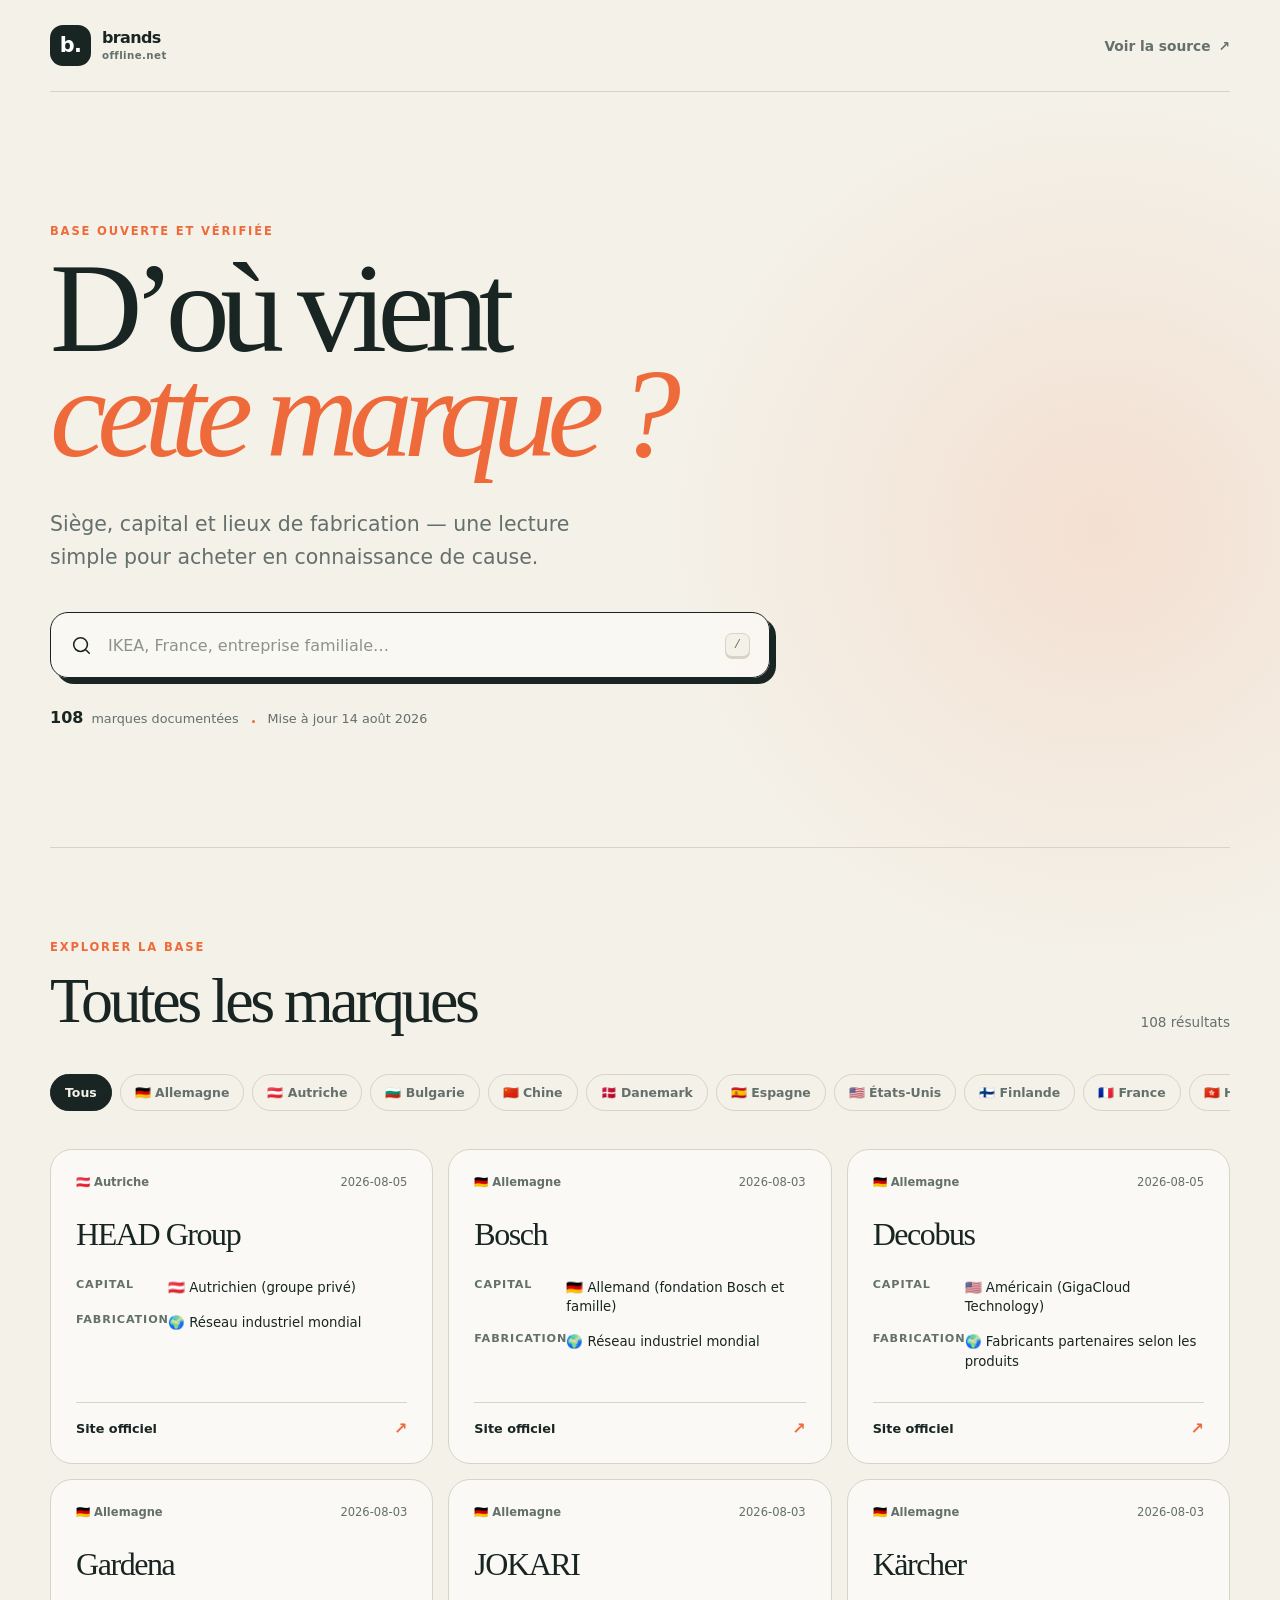
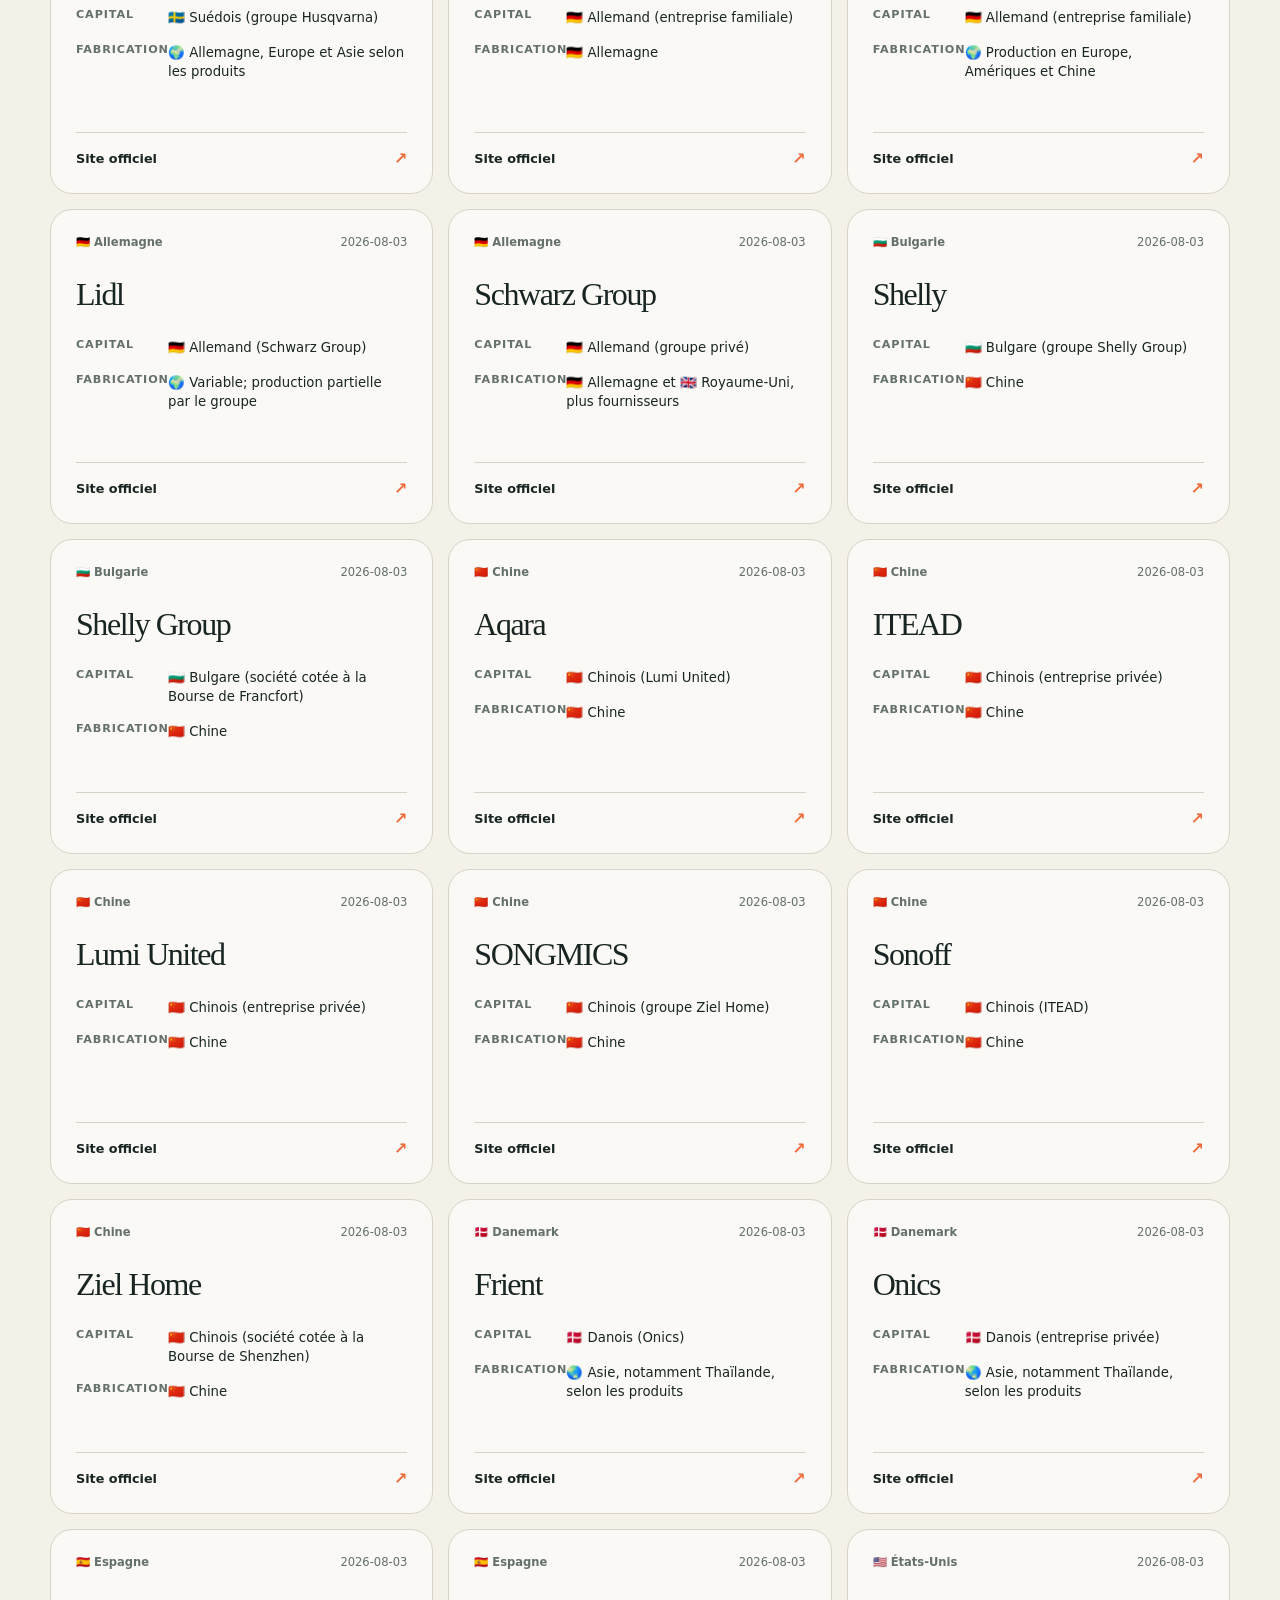
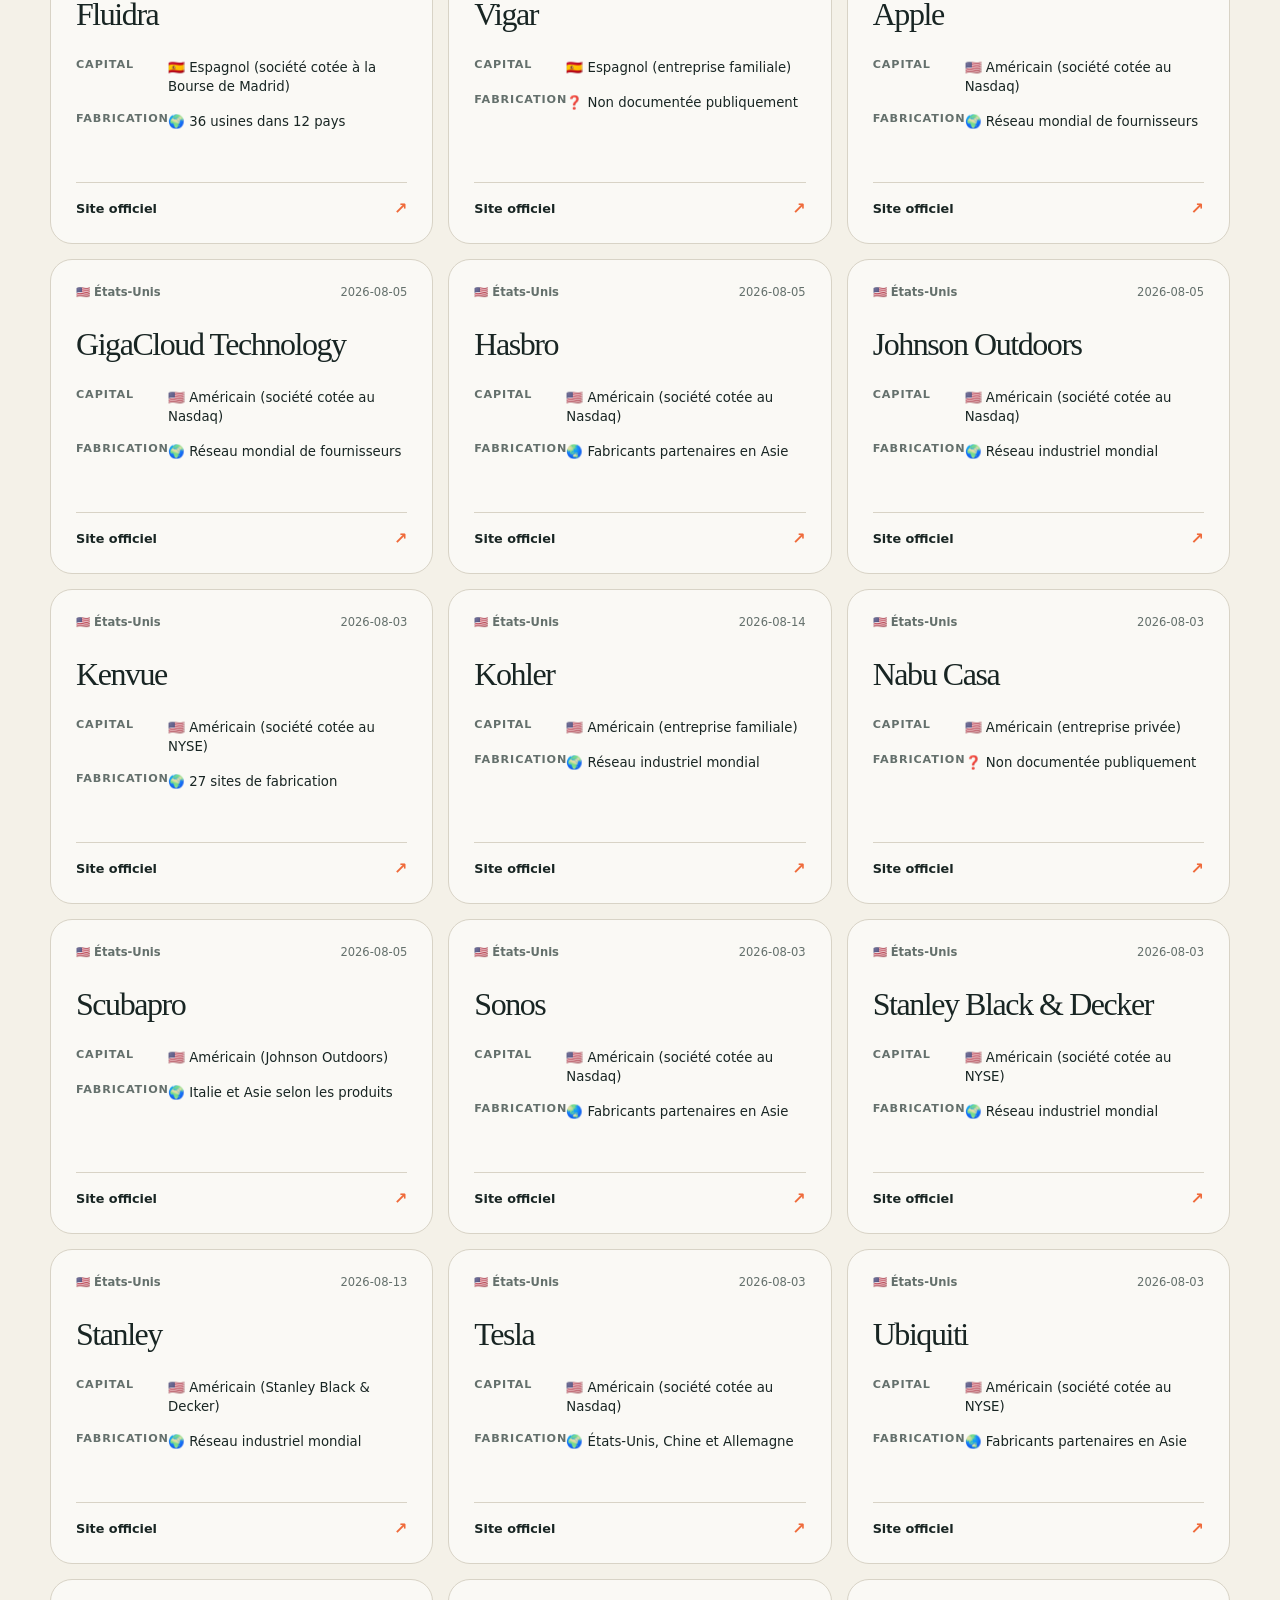
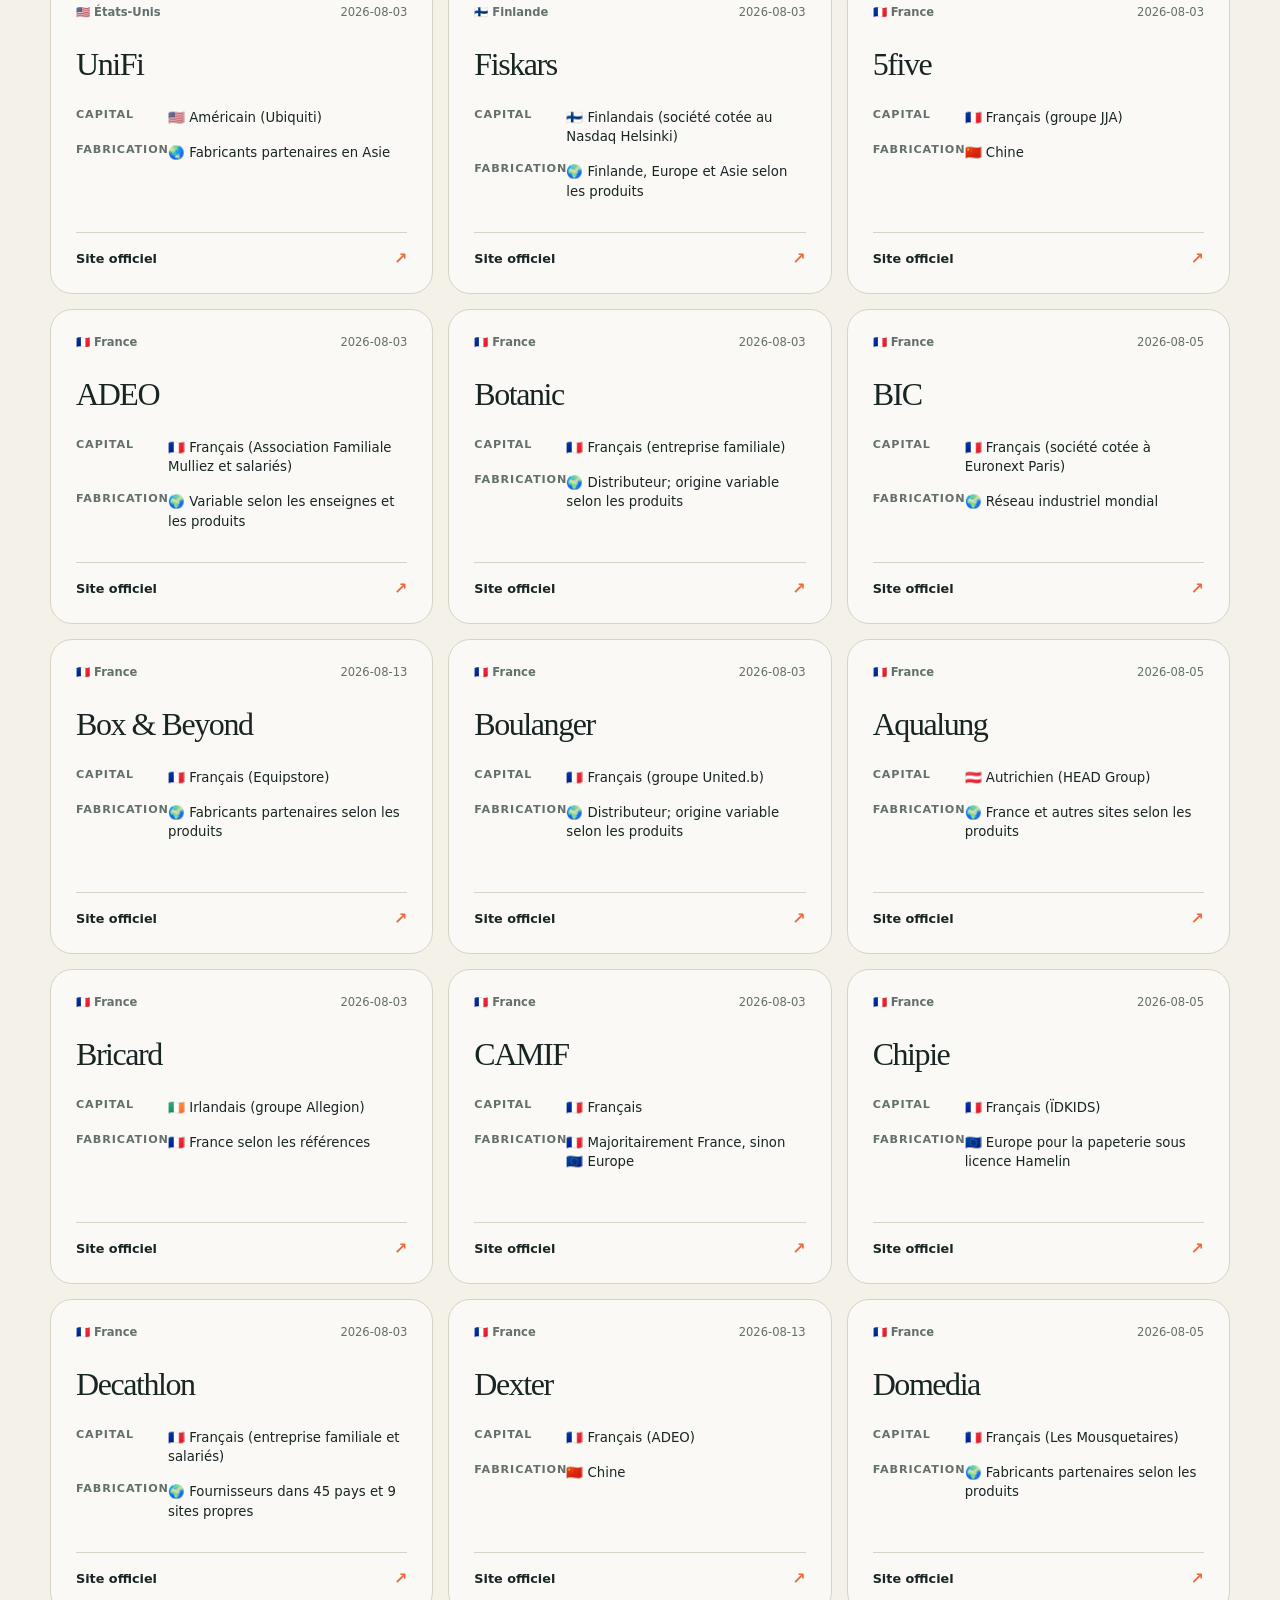
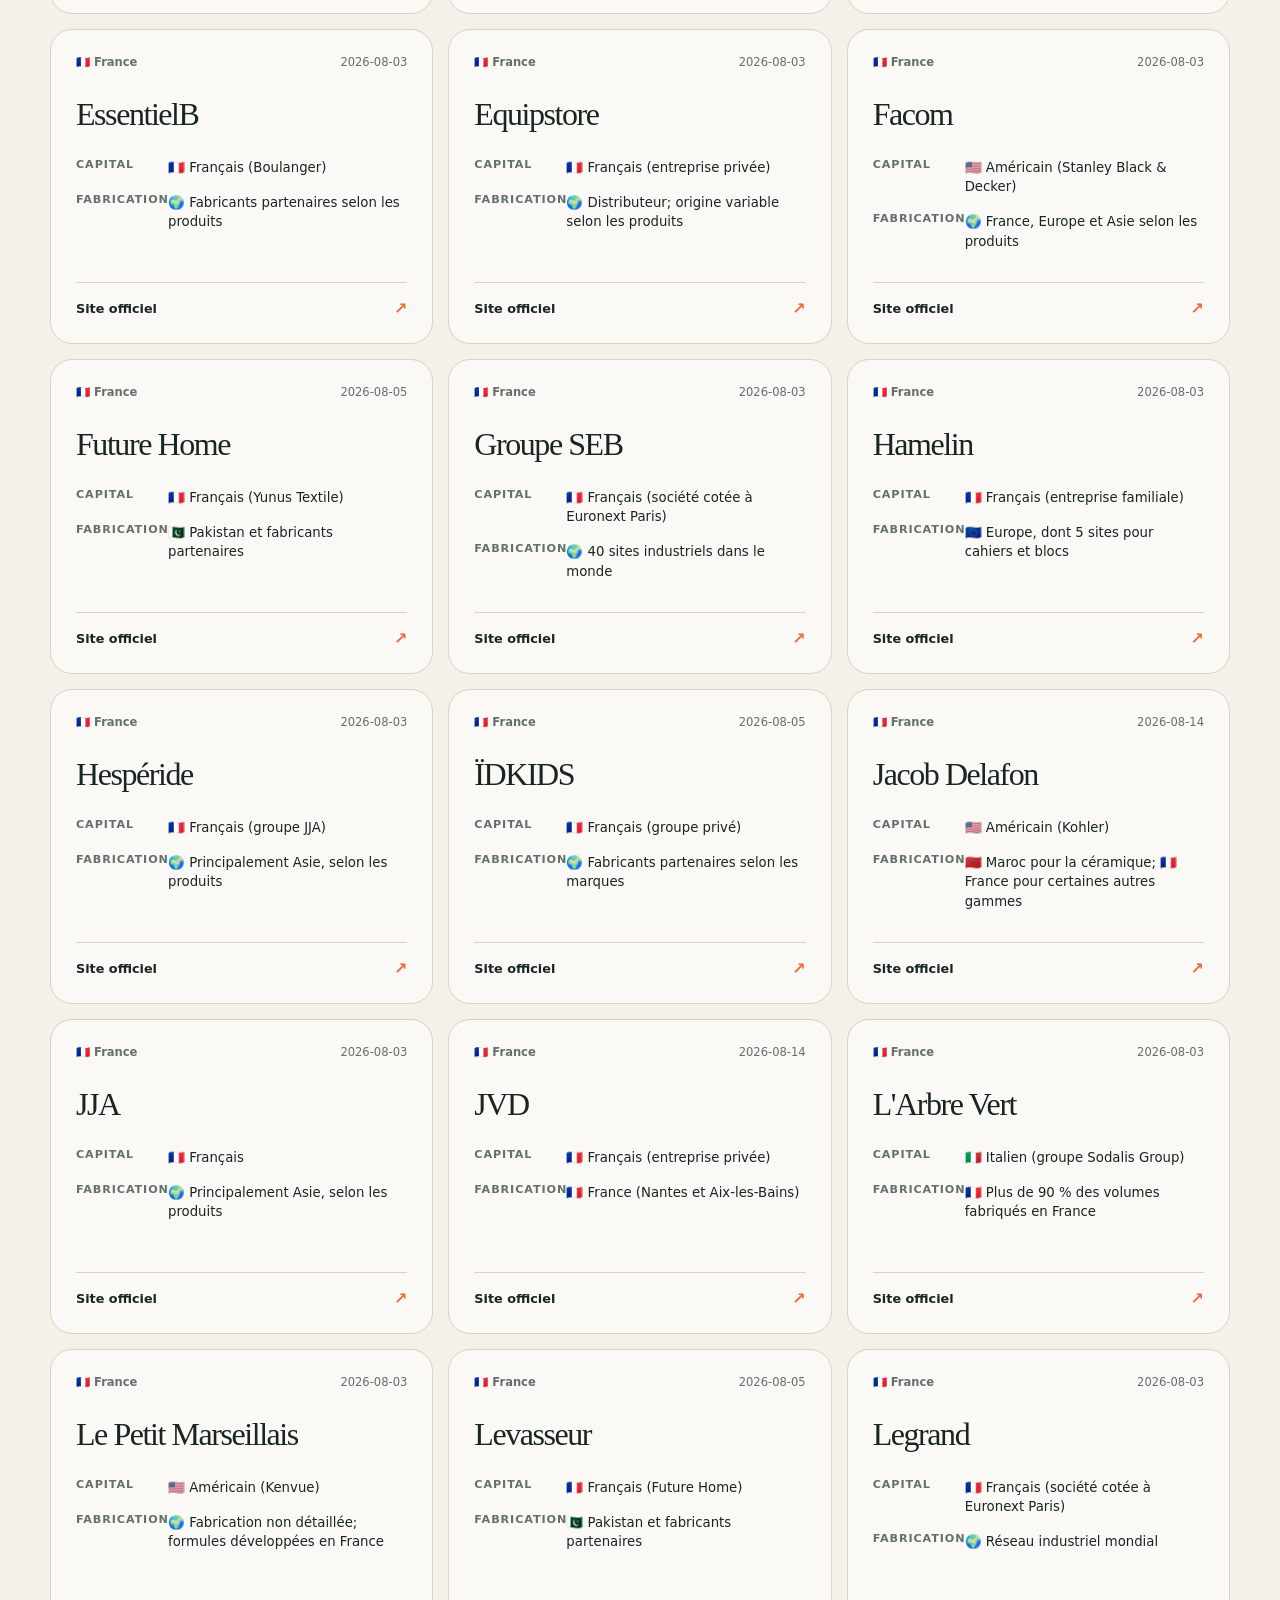
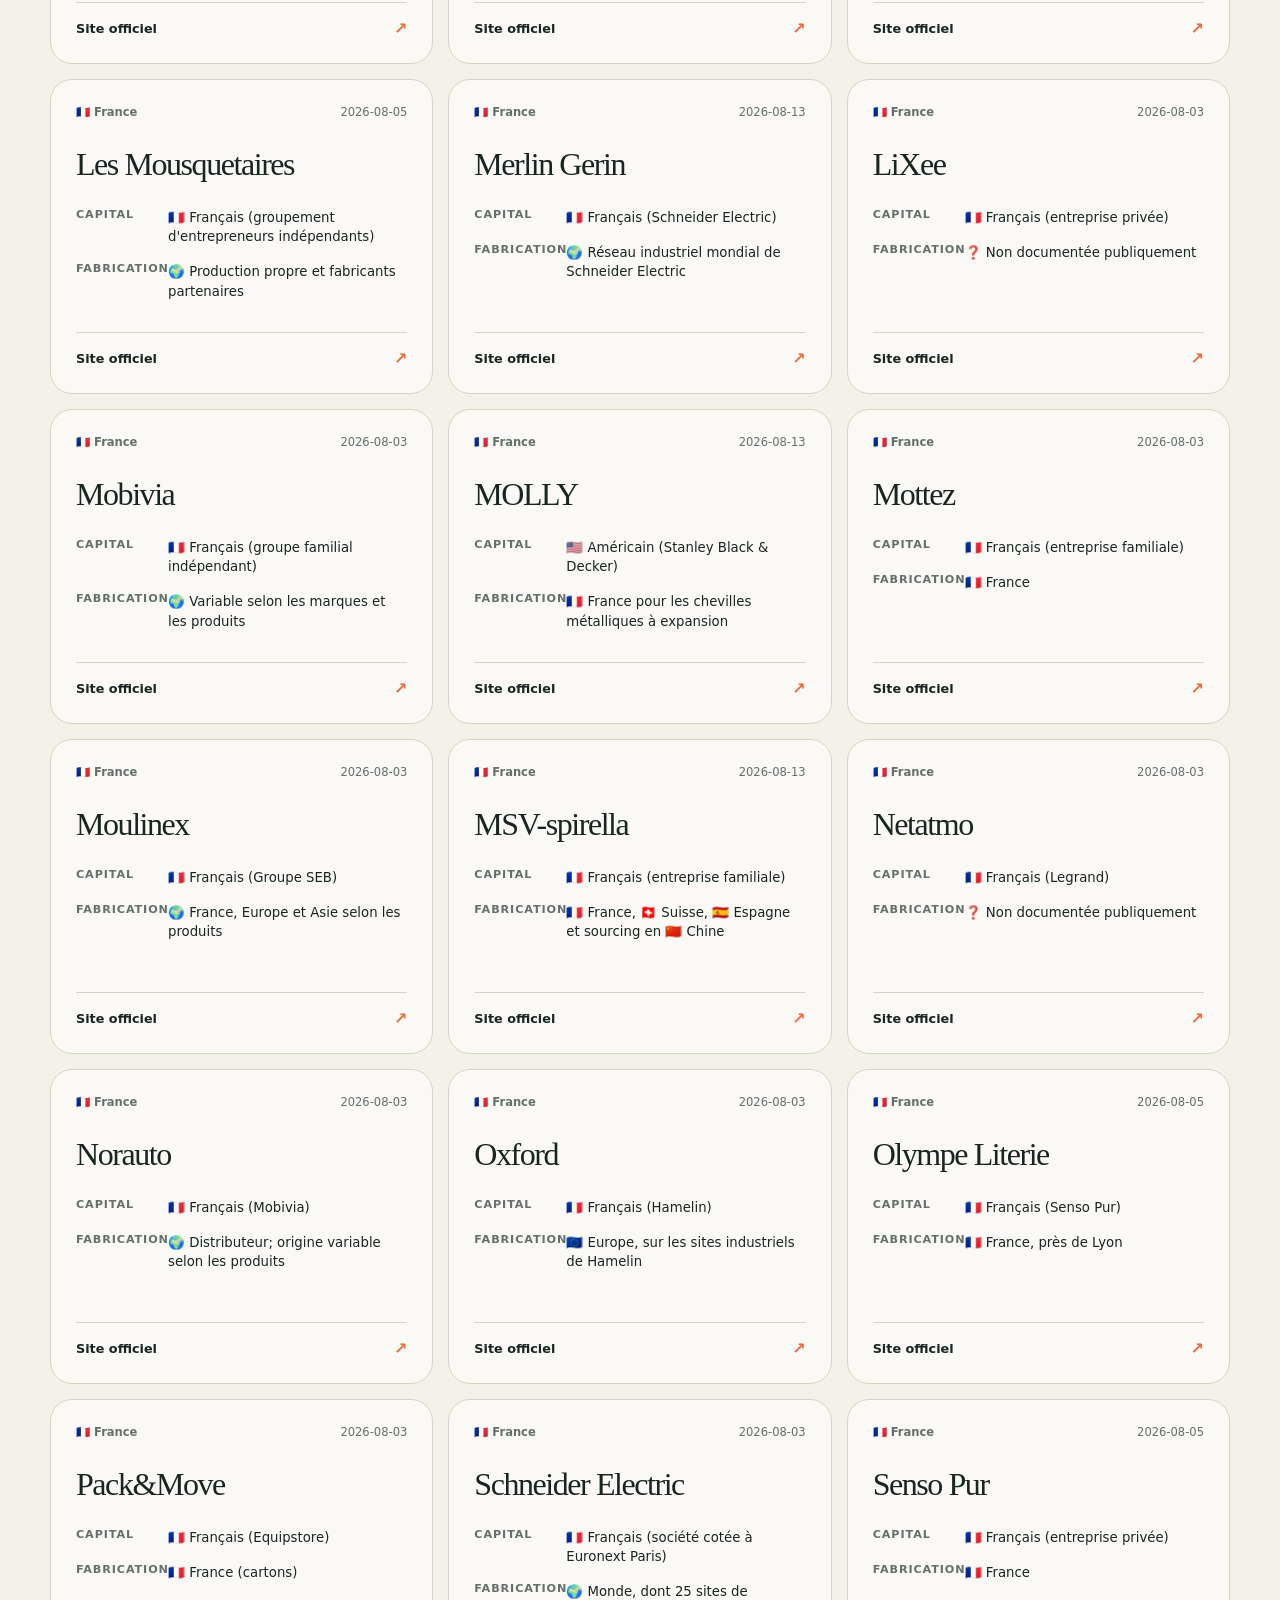
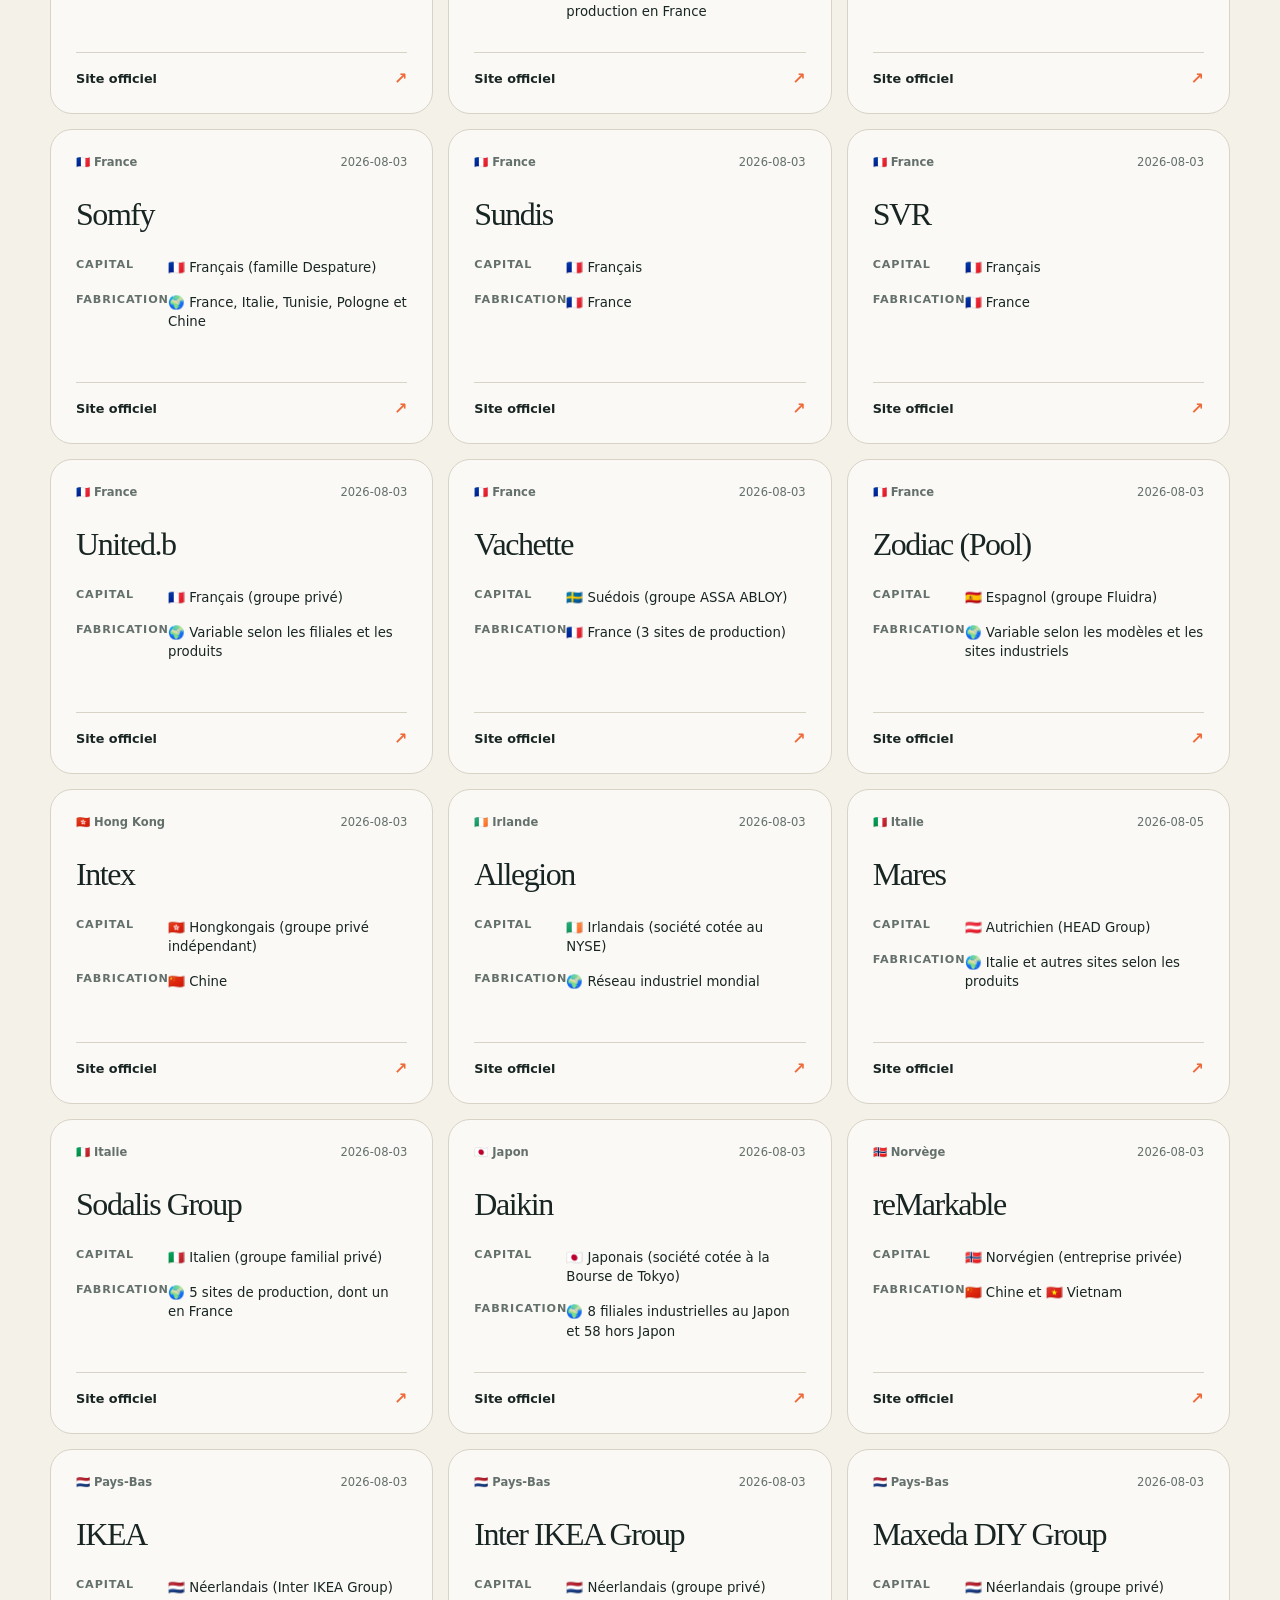
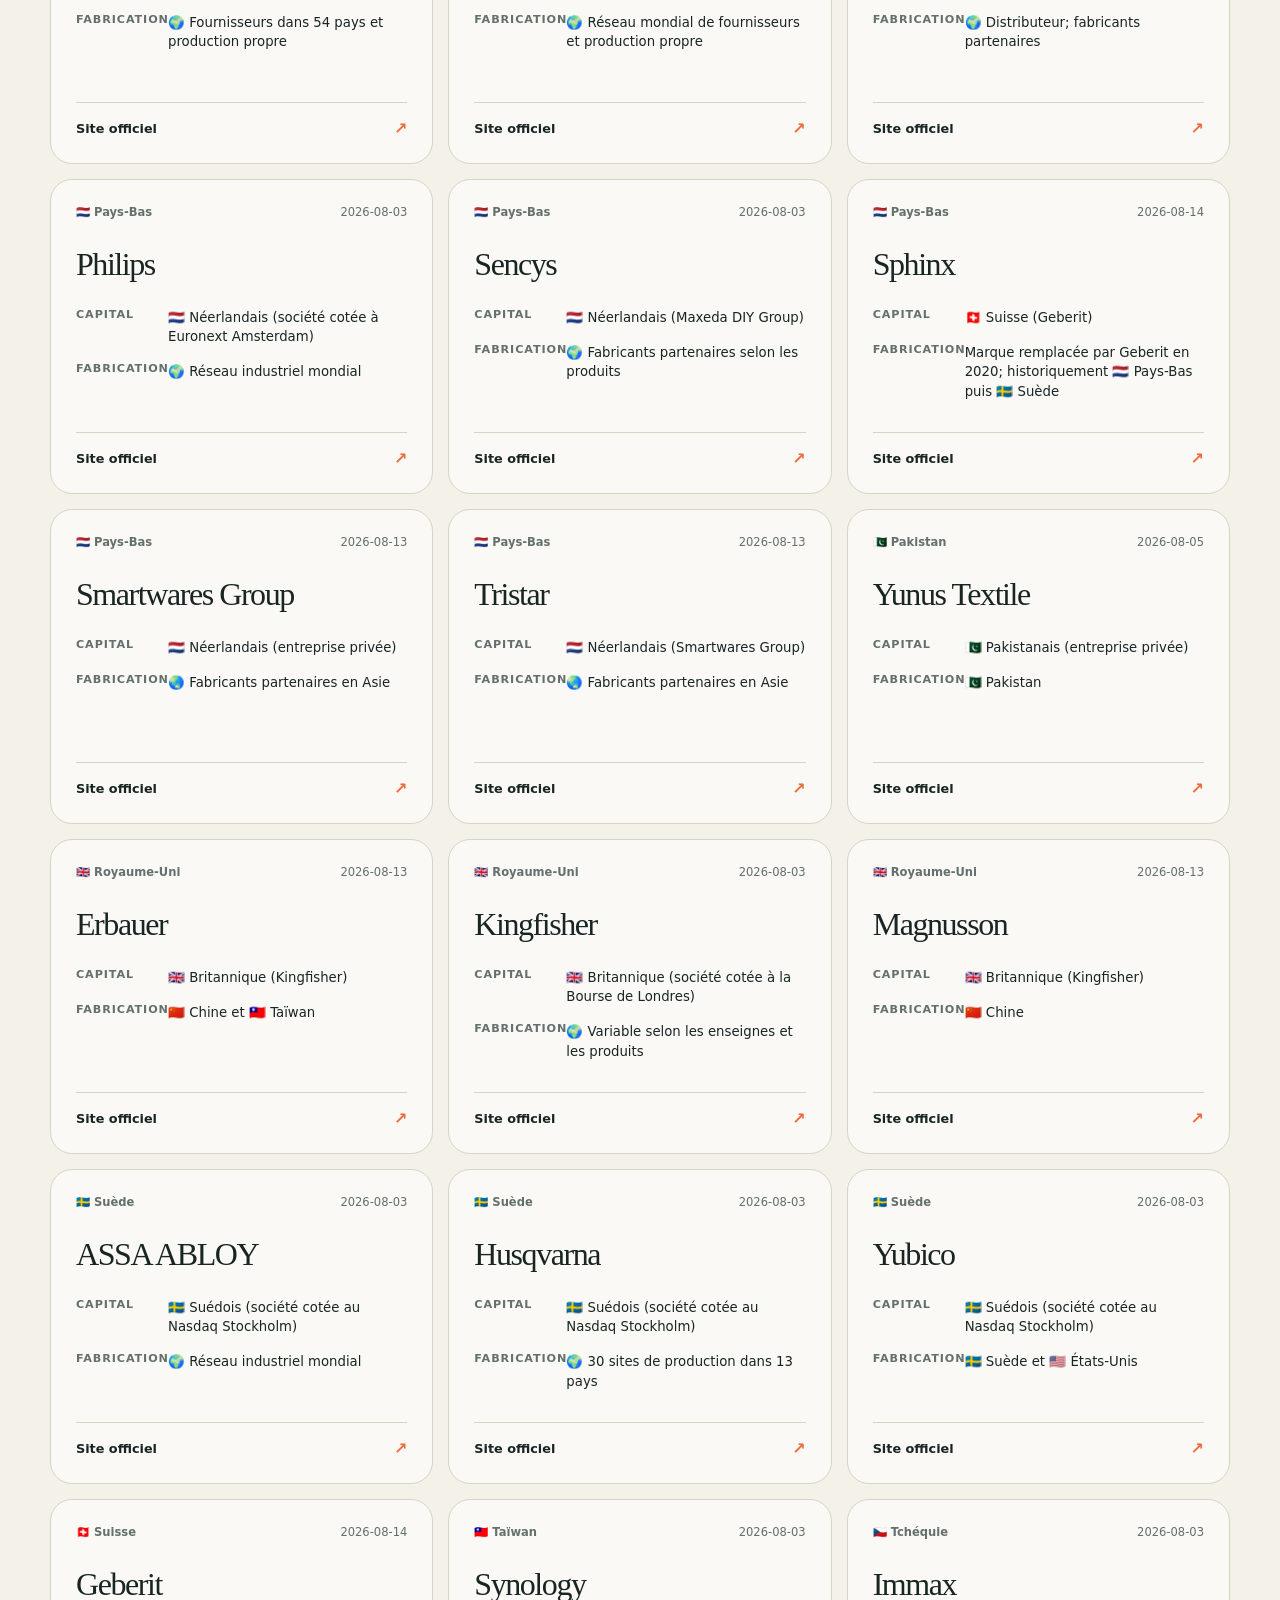
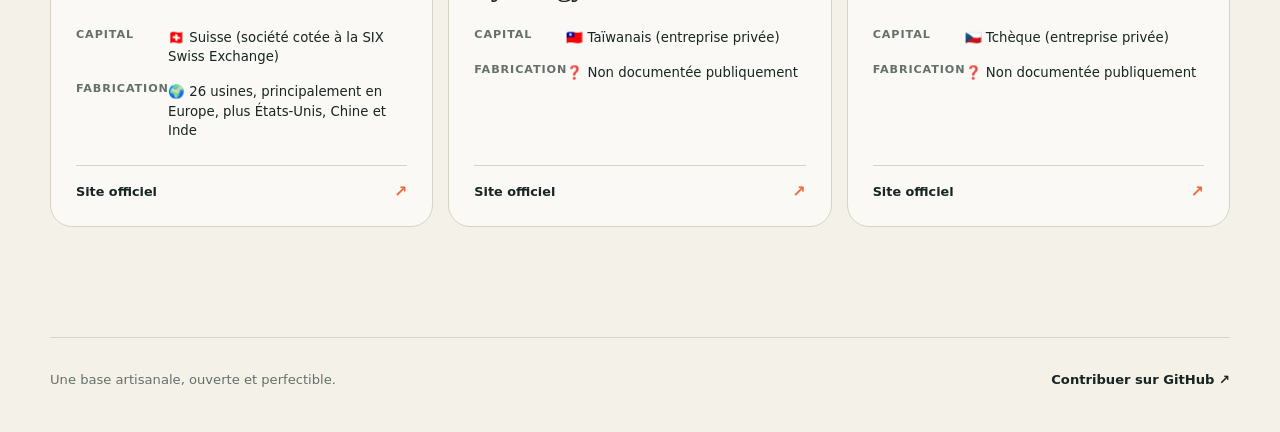
<file: index.html>
<!doctype html>
<html lang="fr">
  <head>
    <meta charset="utf-8" />
    <meta name="viewport" content="width=device-width, initial-scale=1" />
    <meta name="description" content="Une base ouverte pour vérifier l'origine, le capital et la fabrication des marques." />
    <meta name="theme-color" content="#f4f1e8" />
    <title>Brands — offline.net</title>
    <link rel="icon" href="favicon.svg" type="image/svg+xml" />
    <link rel="stylesheet" href="styles.css" />
    <script src="app.js" defer></script>
  </head>
  <body>
    <header class="site-header">
      <a class="wordmark" href="./" aria-label="Accueil Brands">
        <span class="wordmark-mark" aria-hidden="true">b.</span>
        <span>brands<small>offline.net</small></span>
      </a>
      <a class="source-link" href="https://github.com/rockyluke/brands-db" target="_blank" rel="noreferrer">
        Voir la source
        <span aria-hidden="true">↗</span>
      </a>
    </header>

    <main>
      <section class="hero" aria-labelledby="page-title">
        <p class="eyebrow">Base ouverte et vérifiée</p>
        <h1 id="page-title">D’où vient<br /><em>cette marque&nbsp;?</em></h1>
        <p class="intro">Siège, capital et lieux de fabrication — une lecture simple pour acheter en connaissance de cause.</p>

        <form class="search" role="search" id="search-form">
          <svg aria-hidden="true" viewBox="0 0 24 24"><path d="m21 21-4.3-4.3m2.3-5.2a7.5 7.5 0 1 1-15 0 7.5 7.5 0 0 1 15 0Z" /></svg>
          <label class="sr-only" for="search-input">Rechercher une marque</label>
          <input id="search-input" type="search" autocomplete="off" placeholder="IKEA, France, entreprise familiale…" />
          <kbd aria-hidden="true">/</kbd>
        </form>

        <div class="summary" aria-live="polite">
          <strong id="brand-count">—</strong>
          <span>marques documentées</span>
          <i aria-hidden="true"></i>
          <span>Mise à jour <time id="last-checked">—</time></span>
        </div>
      </section>

      <section class="catalog" aria-labelledby="catalog-title">
        <div class="catalog-heading">
          <div>
            <p class="eyebrow">Explorer la base</p>
            <h2 id="catalog-title">Toutes les marques</h2>
          </div>
          <p id="result-count" aria-live="polite"></p>
        </div>

        <div class="filters" id="country-filters" aria-label="Filtrer par pays"></div>
        <div class="brand-grid" id="brand-grid" aria-busy="true"></div>

        <div class="empty-state" id="empty-state" hidden>
          <span aria-hidden="true">⌁</span>
          <h3>Aucune marque trouvée</h3>
          <p>Essayez un nom, un pays ou un terme plus général.</p>
          <button type="button" id="reset-search">Effacer la recherche</button>
        </div>
      </section>
    </main>

    <footer>
      <p>Une base artisanale, ouverte et perfectible.</p>
      <a href="https://github.com/rockyluke/brands-db/blob/main/BRANDS.md" target="_blank" rel="noreferrer">Contribuer sur GitHub ↗</a>
    </footer>

    <template id="brand-card-template">
      <article class="brand-card">
        <div class="card-topline">
          <span class="country"></span>
          <time class="checked"></time>
        </div>
        <h3></h3>
        <dl>
          <div><dt>Capital</dt><dd class="ownership"></dd></div>
          <div><dt>Fabrication</dt><dd class="manufacturing"></dd></div>
        </dl>
        <a class="brand-link" target="_blank" rel="noreferrer">Site officiel <span aria-hidden="true">↗</span></a>
      </article>
    </template>
  </body>
</html>
</file>
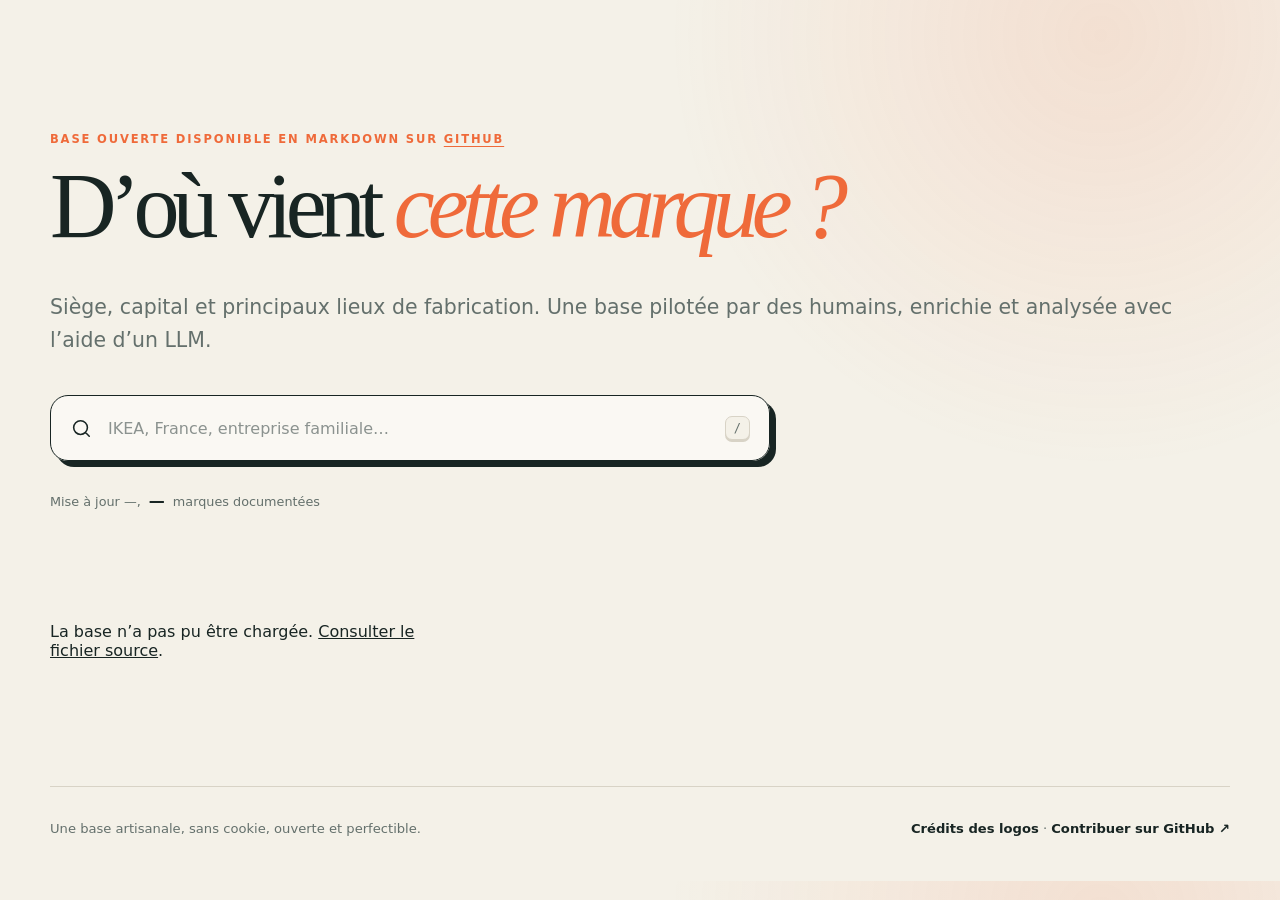
<file: docs/index.html>
<!doctype html>
<html lang="fr">
  <head>
    <meta charset="utf-8" />
    <meta name="viewport" content="width=device-width, initial-scale=1" />
    <meta name="description" content="Une base ouverte pour vérifier l'origine, le capital et la fabrication des marques." />
    <meta name="theme-color" content="#f4f1e8" />
    <title>Cette marque ? — Origine des marques</title>
    <link rel="icon" href="favicon.svg" type="image/svg+xml" />
    <link rel="stylesheet" href="styles.css?v=20260815-2" />
    <script src="app.js?v=20260815-2" defer></script>
  </head>
  <body>
    <main>
      <section class="hero" aria-labelledby="page-title">
        <p class="eyebrow">Base ouverte disponible en markdown sur <a href="https://github.com/rockyluke/cette-marque/blob/main/README.md" target="_blank" rel="noreferrer">GitHub</a></p>
        <h1 id="page-title">D’où vient <em>cette marque&nbsp;?</em></h1>
        <p class="intro">Siège, capital et principaux lieux de fabrication. Une base pilotée par des humains, enrichie et analysée avec l’aide d’un LLM.</p>

        <form class="search" role="search" id="search-form">
          <svg aria-hidden="true" viewBox="0 0 24 24"><path d="m21 21-4.3-4.3m2.3-5.2a7.5 7.5 0 1 1-15 0 7.5 7.5 0 0 1 15 0Z" /></svg>
          <label class="sr-only" for="search-input">Rechercher une marque</label>
          <input id="search-input" type="search" autocomplete="off" placeholder="IKEA, France, entreprise familiale…" />
          <kbd aria-hidden="true">/</kbd>
        </form>

        <div class="summary" aria-live="polite">
          <span>Mise à jour <time id="last-checked">—</time>,</span>
          <strong id="brand-count">—</strong>
          <span>marques documentées</span>
        </div>
      </section>

      <section class="catalog" aria-label="Catalogue des marques">
        <div class="filters" id="country-filters" aria-label="Filtrer par pays"></div>
        <div class="brand-grid" id="brand-grid" aria-busy="true"></div>

        <div class="empty-state" id="empty-state" hidden>
          <span aria-hidden="true">⌁</span>
          <h3>Aucune marque trouvée</h3>
          <p>Essayez un nom, un pays ou un terme plus général.</p>
          <button type="button" id="reset-search">Effacer la recherche</button>
        </div>
      </section>
    </main>

    <footer>
      <p>Une base artisanale, sans cookie, ouverte et perfectible.</p>
      <p><a href="logos.html">Crédits des logos</a> · <a href="https://github.com/rockyluke/cette-marque/blob/main/README.md" target="_blank" rel="noreferrer">Contribuer sur GitHub ↗</a></p>
    </footer>

    <template id="brand-card-template">
      <article class="brand-card">
        <div class="card-topline">
          <time class="checked"></time>
        </div>
        <a class="brand-logo" target="_blank" rel="noreferrer" hidden><img alt="" loading="lazy" /></a>
        <h3></h3>
        <dl>
          <div><dt>Siège</dt><dd class="headquarters"></dd></div>
          <div><dt>Capital</dt><dd class="ownership"></dd></div>
          <div><dt>Fabrication</dt><dd class="manufacturing"></dd></div>
          <div class="owned-brands" hidden><dt>Marques</dt><dd></dd></div>
        </dl>
        <a class="brand-link" target="_blank" rel="noreferrer">Site officiel <span aria-hidden="true">↗</span></a>
      </article>
    </template>
  </body>
</html>
</file>
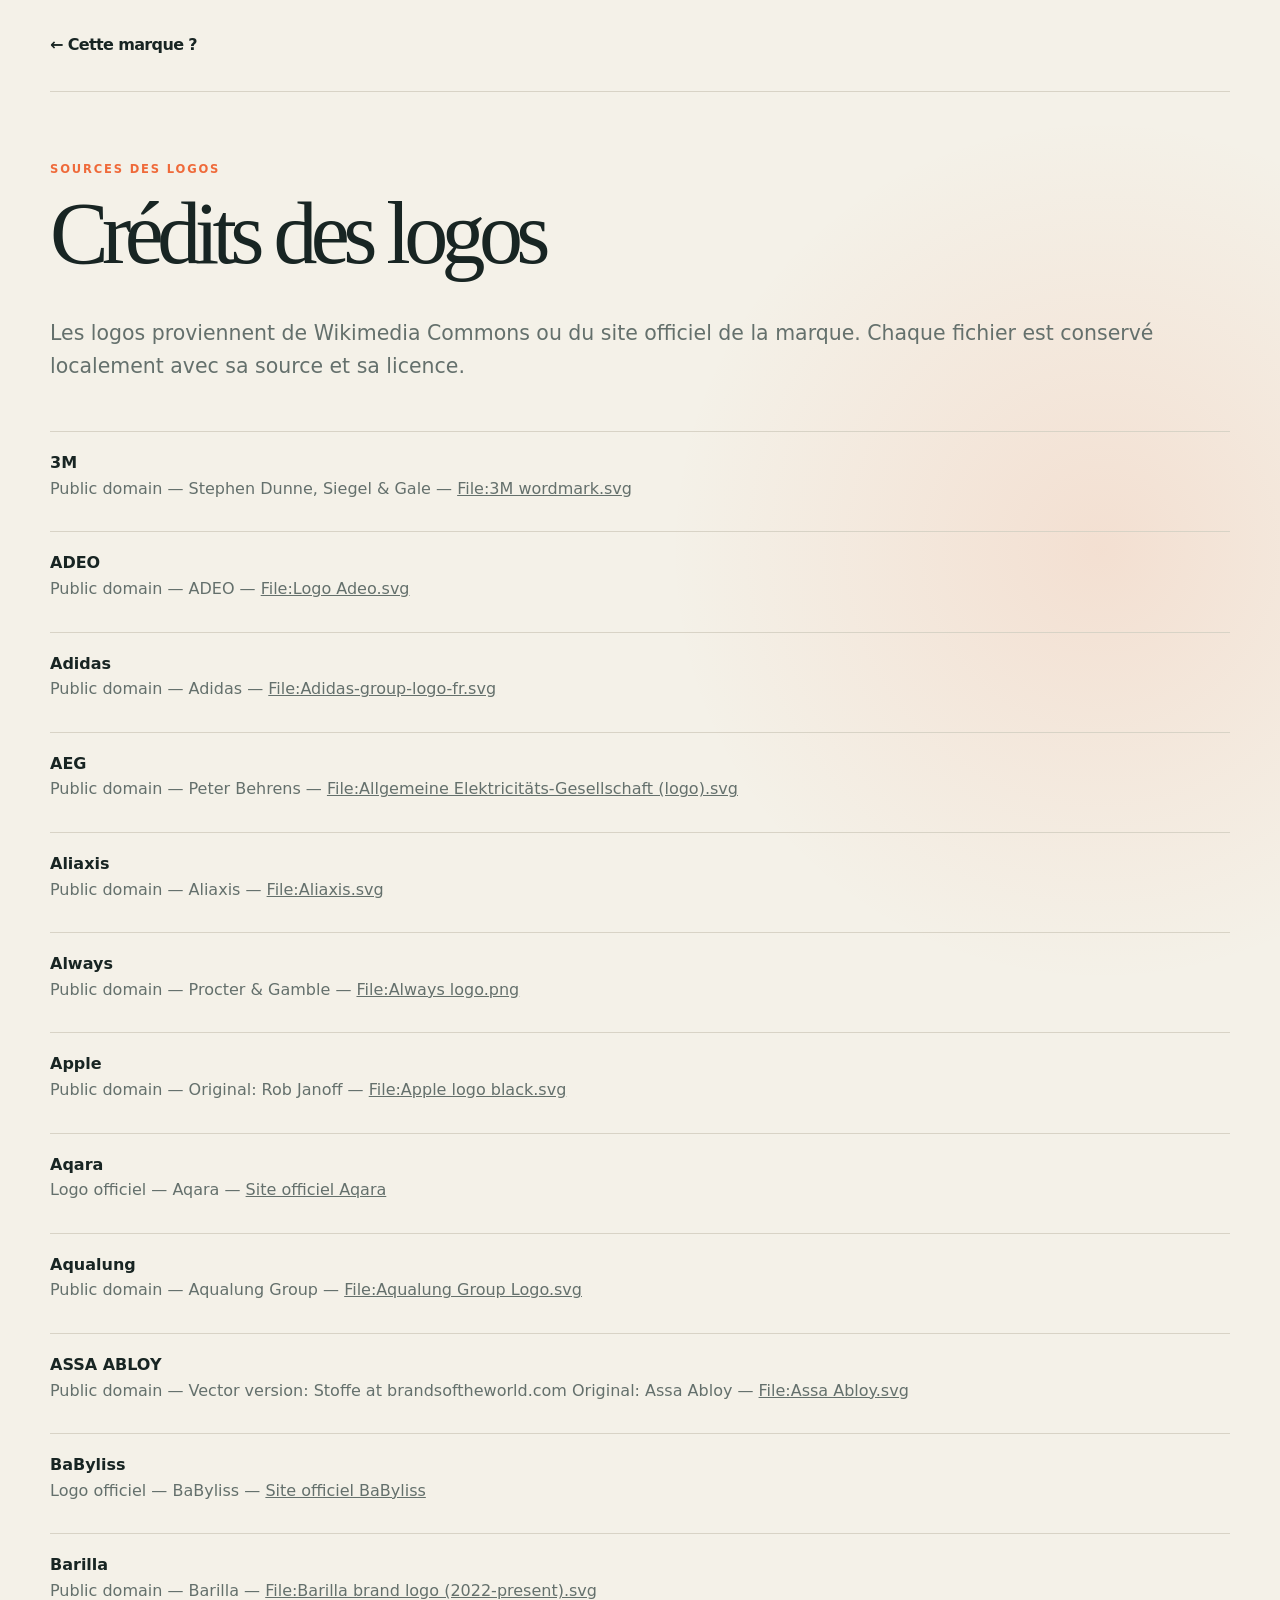
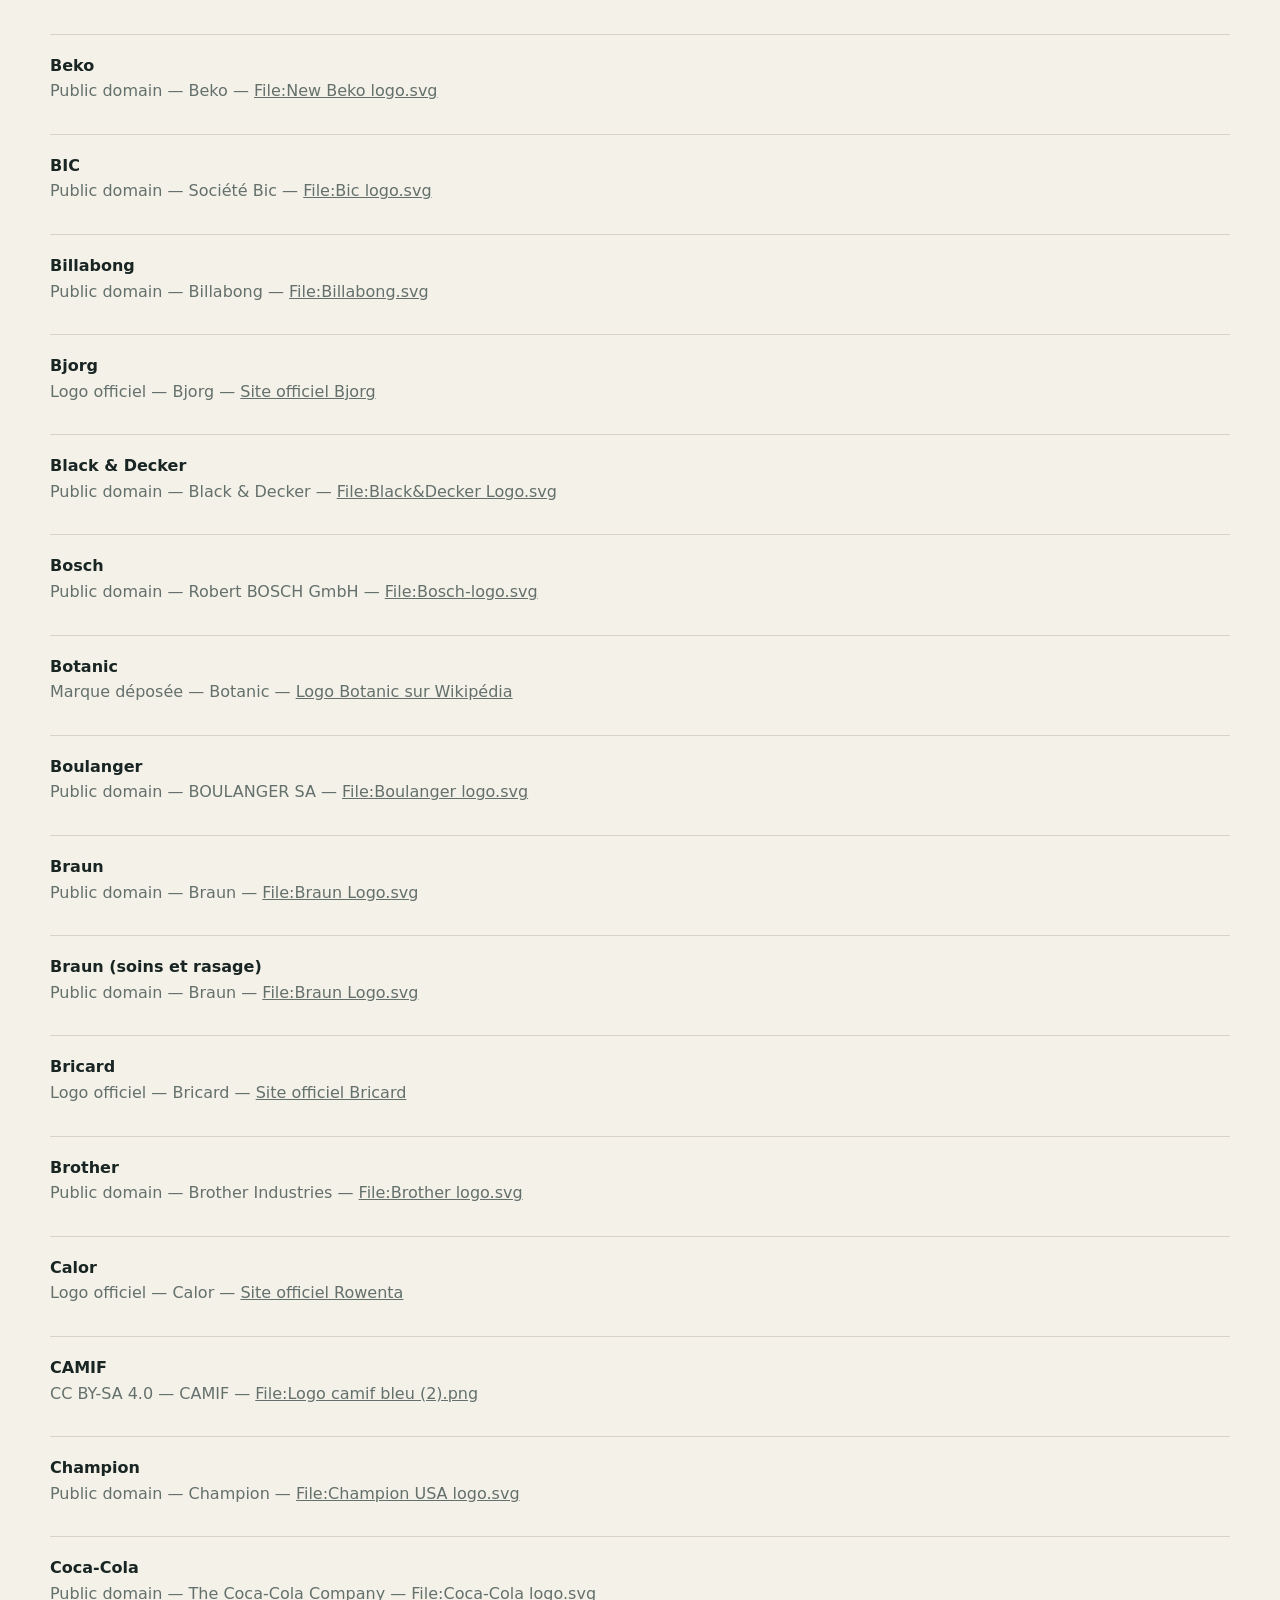
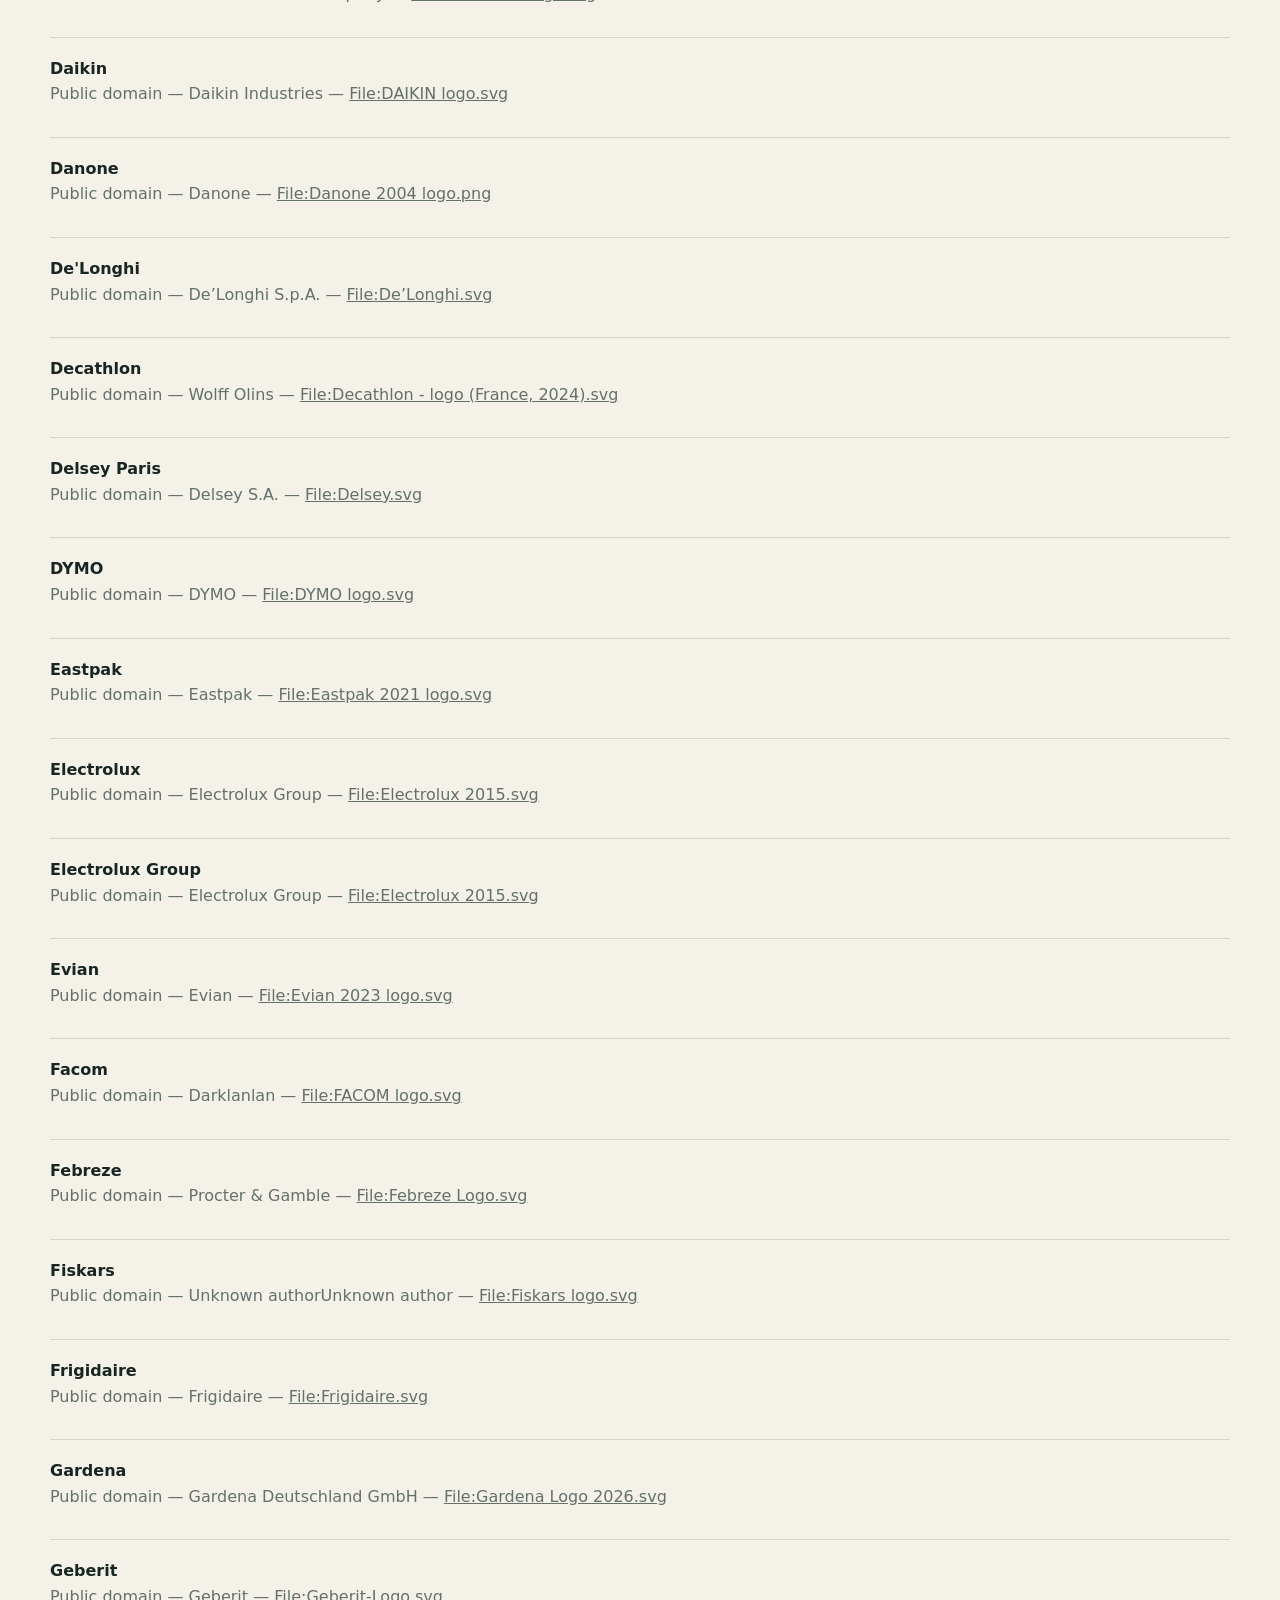
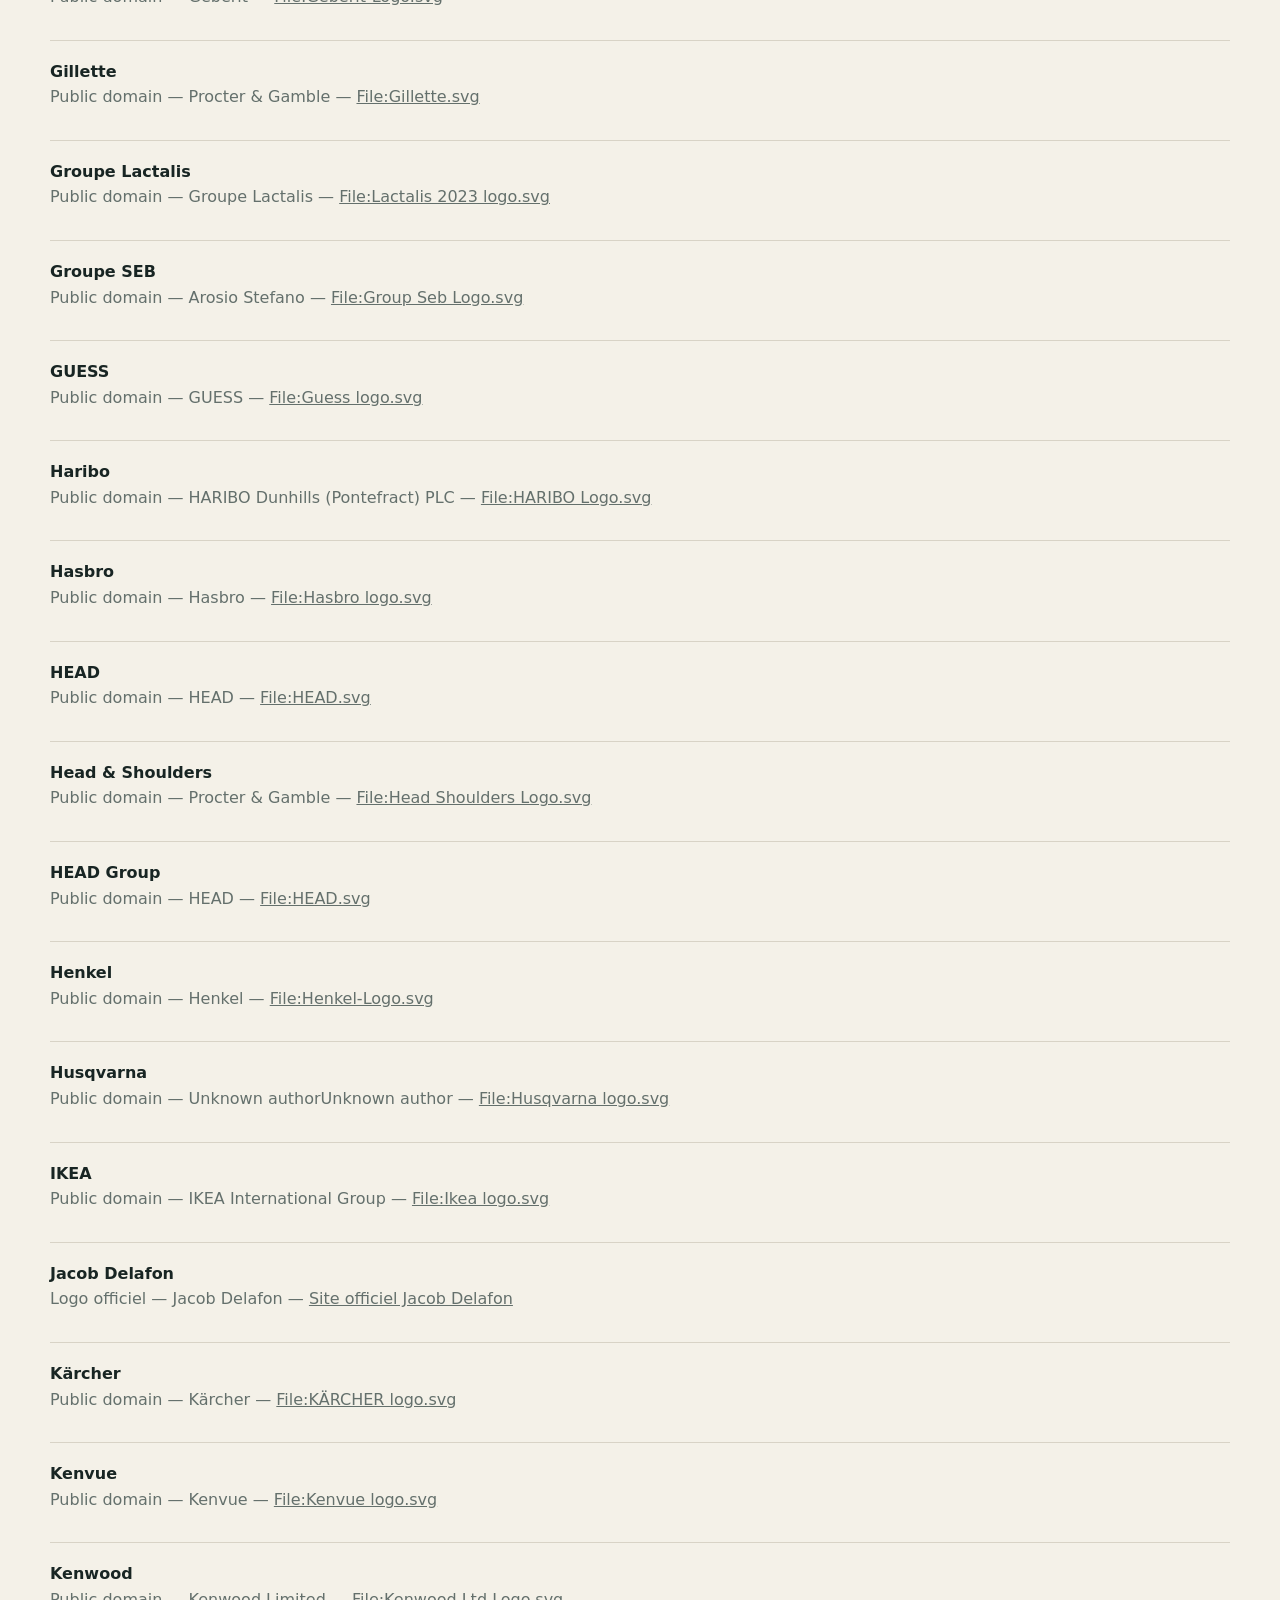
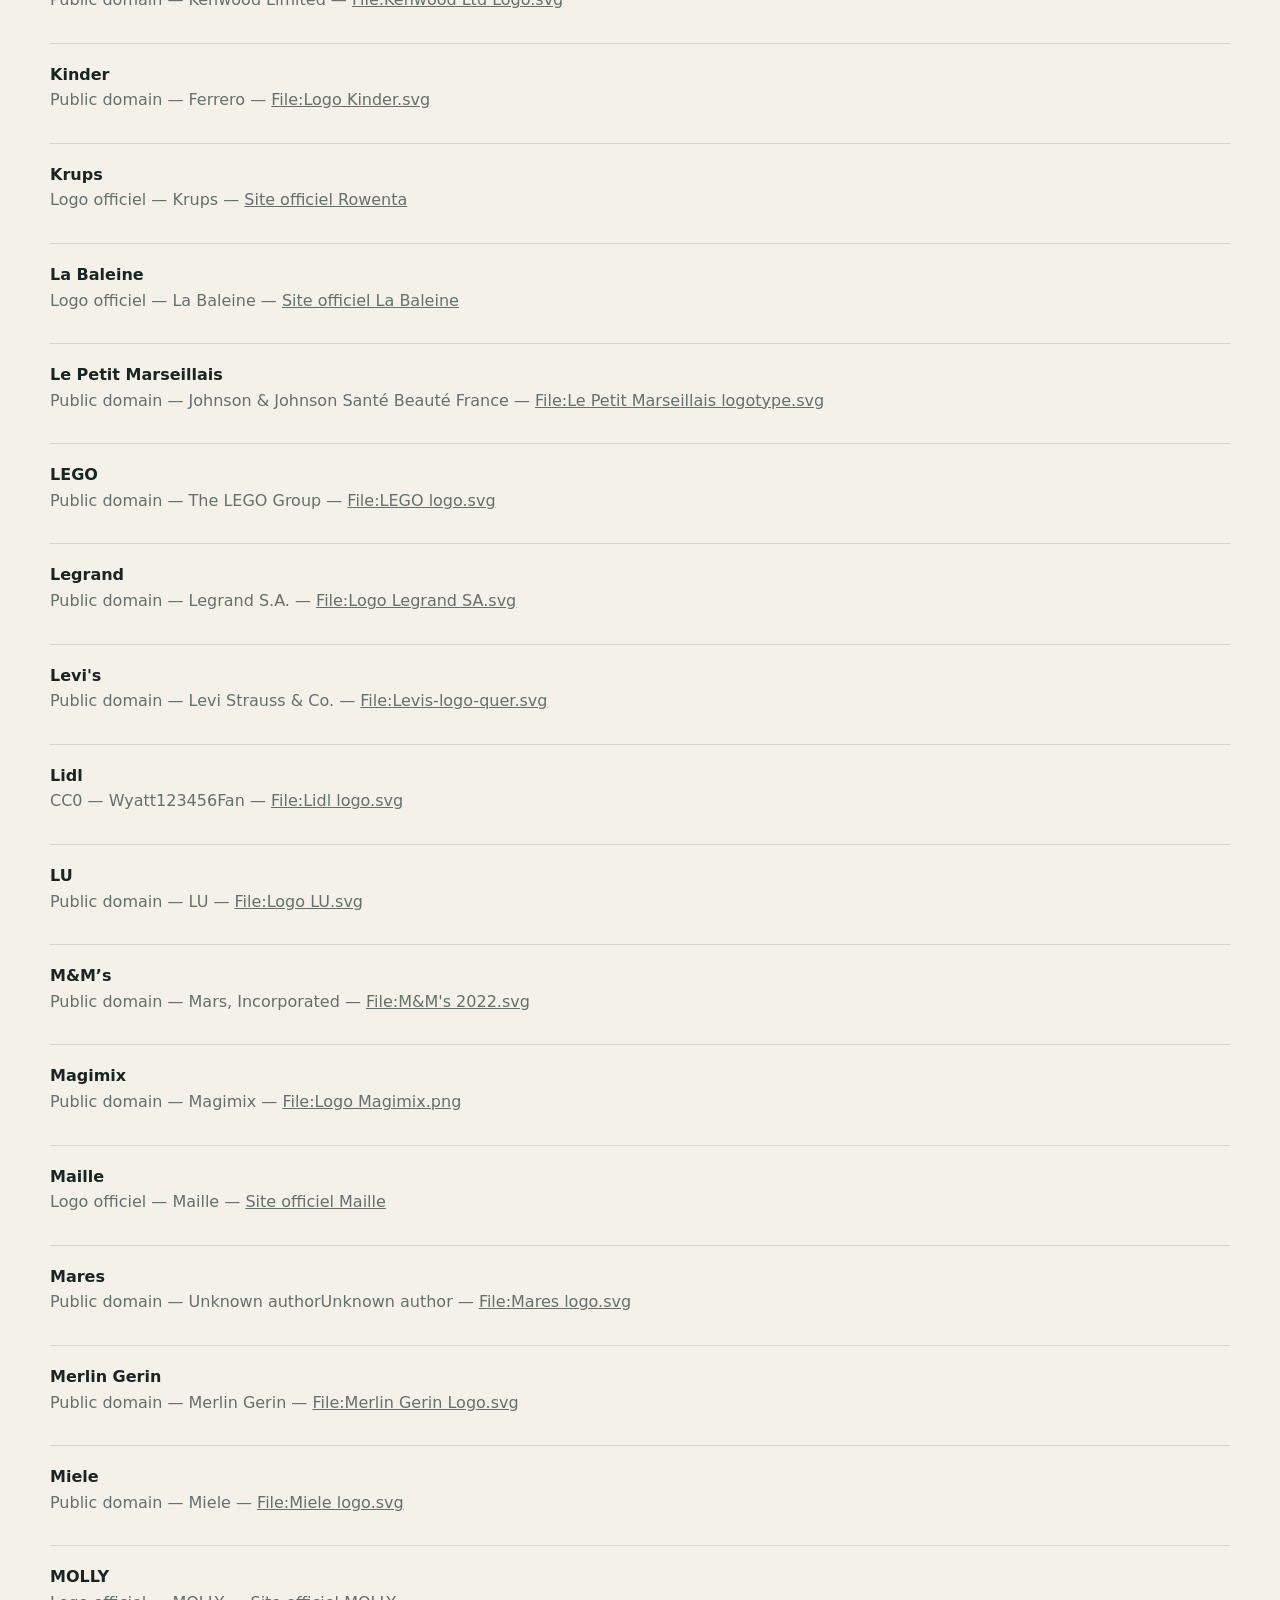
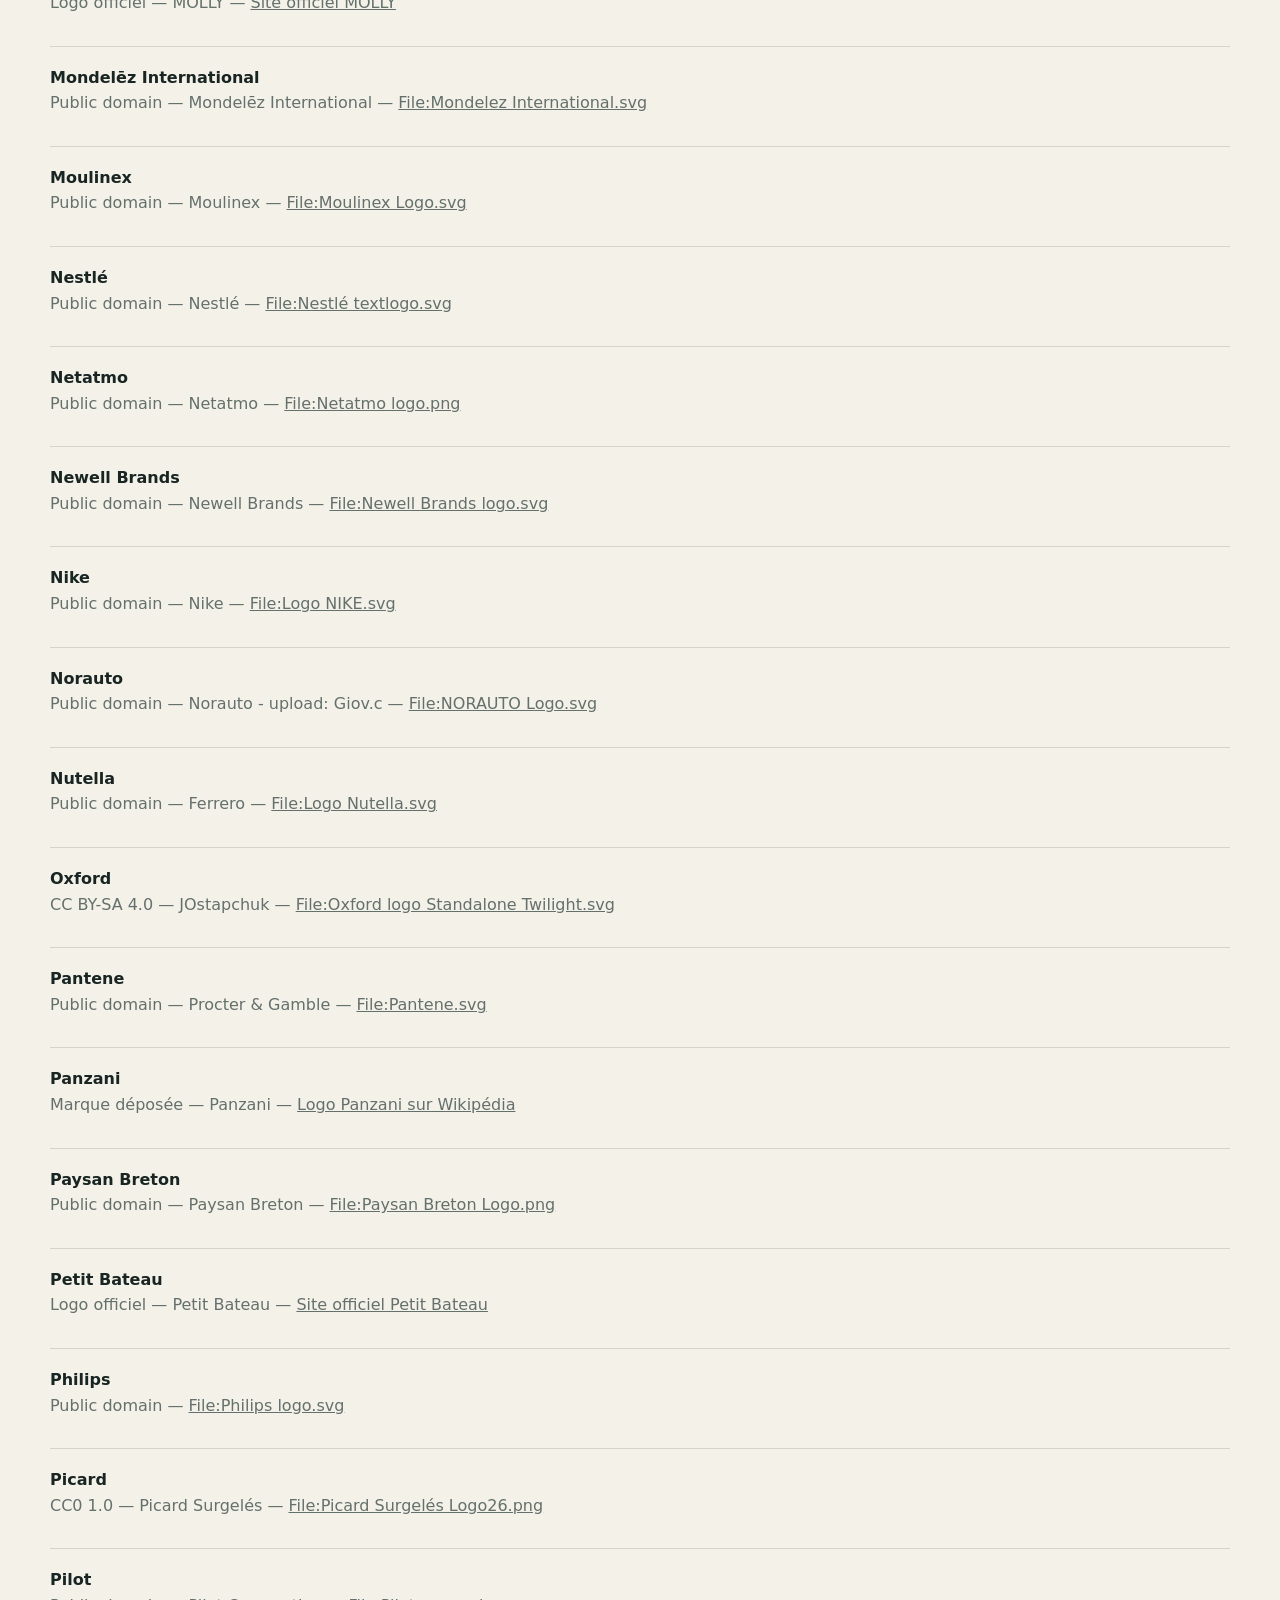
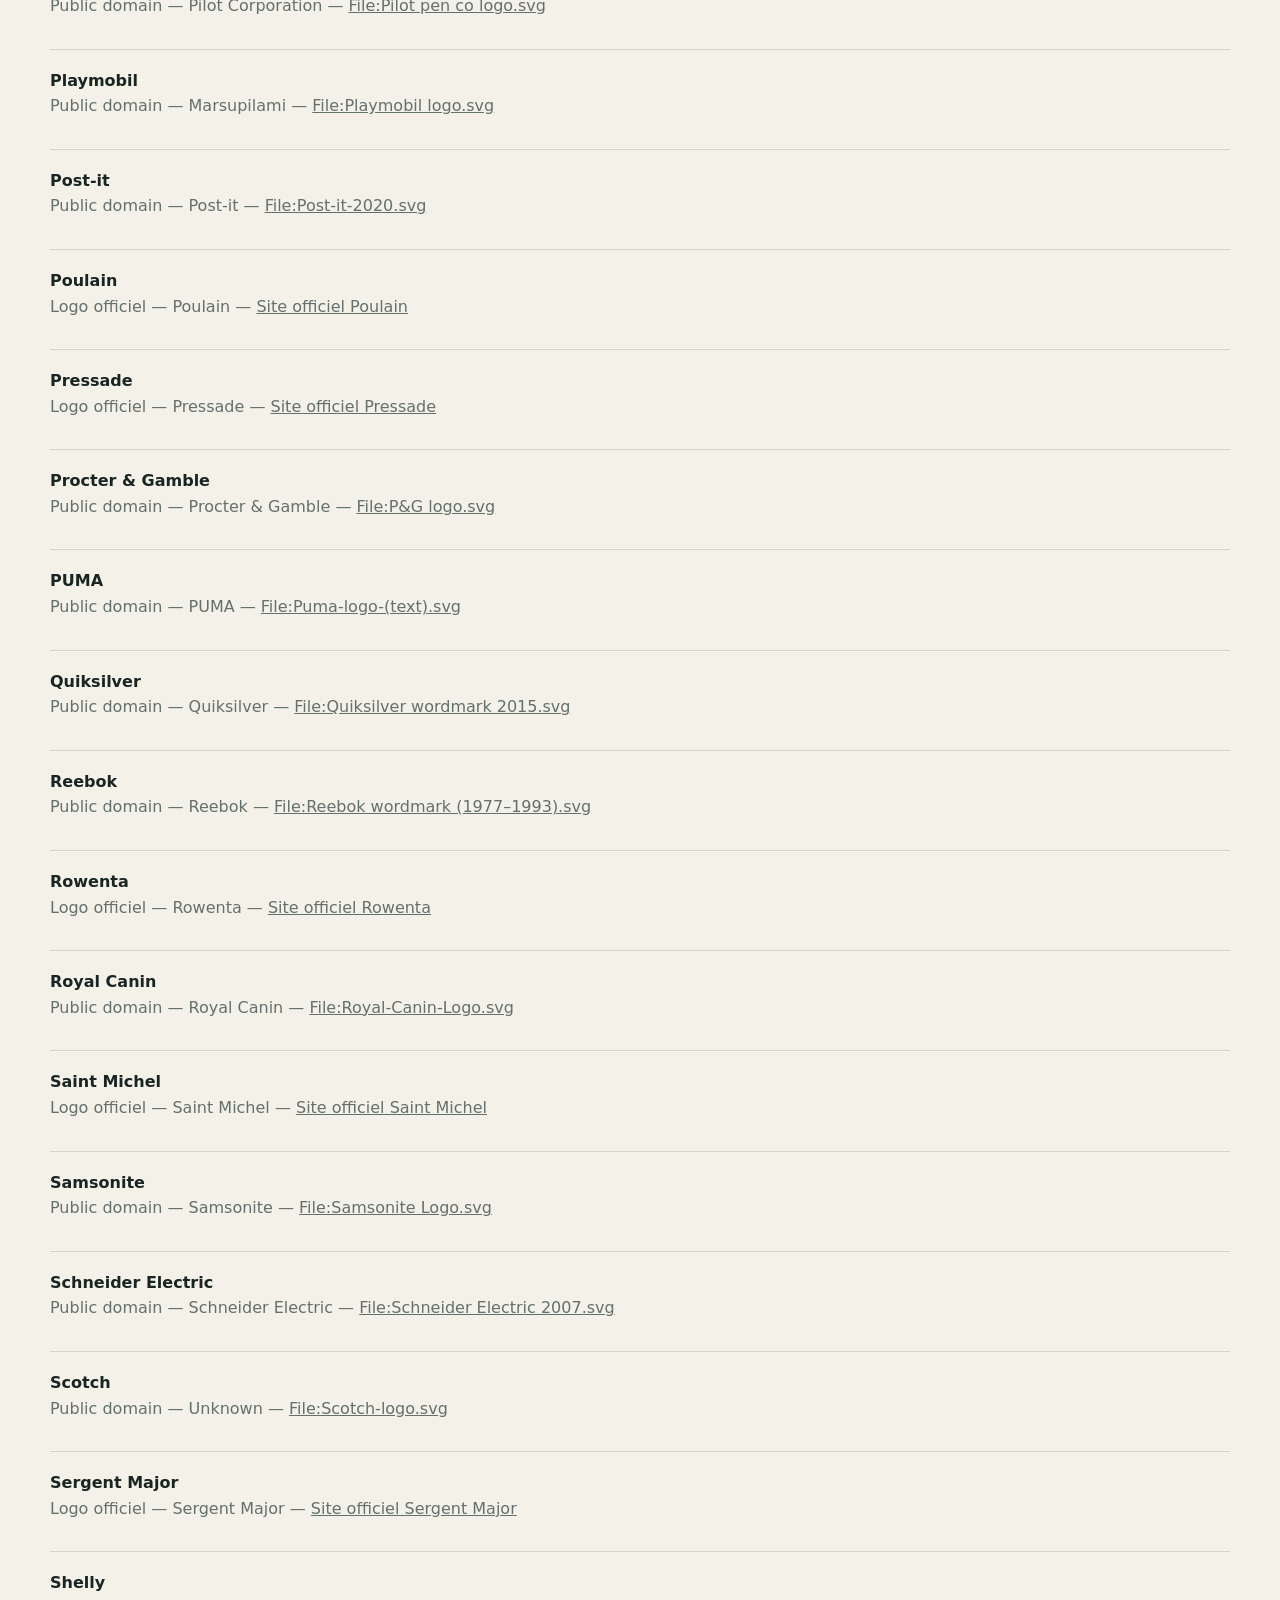
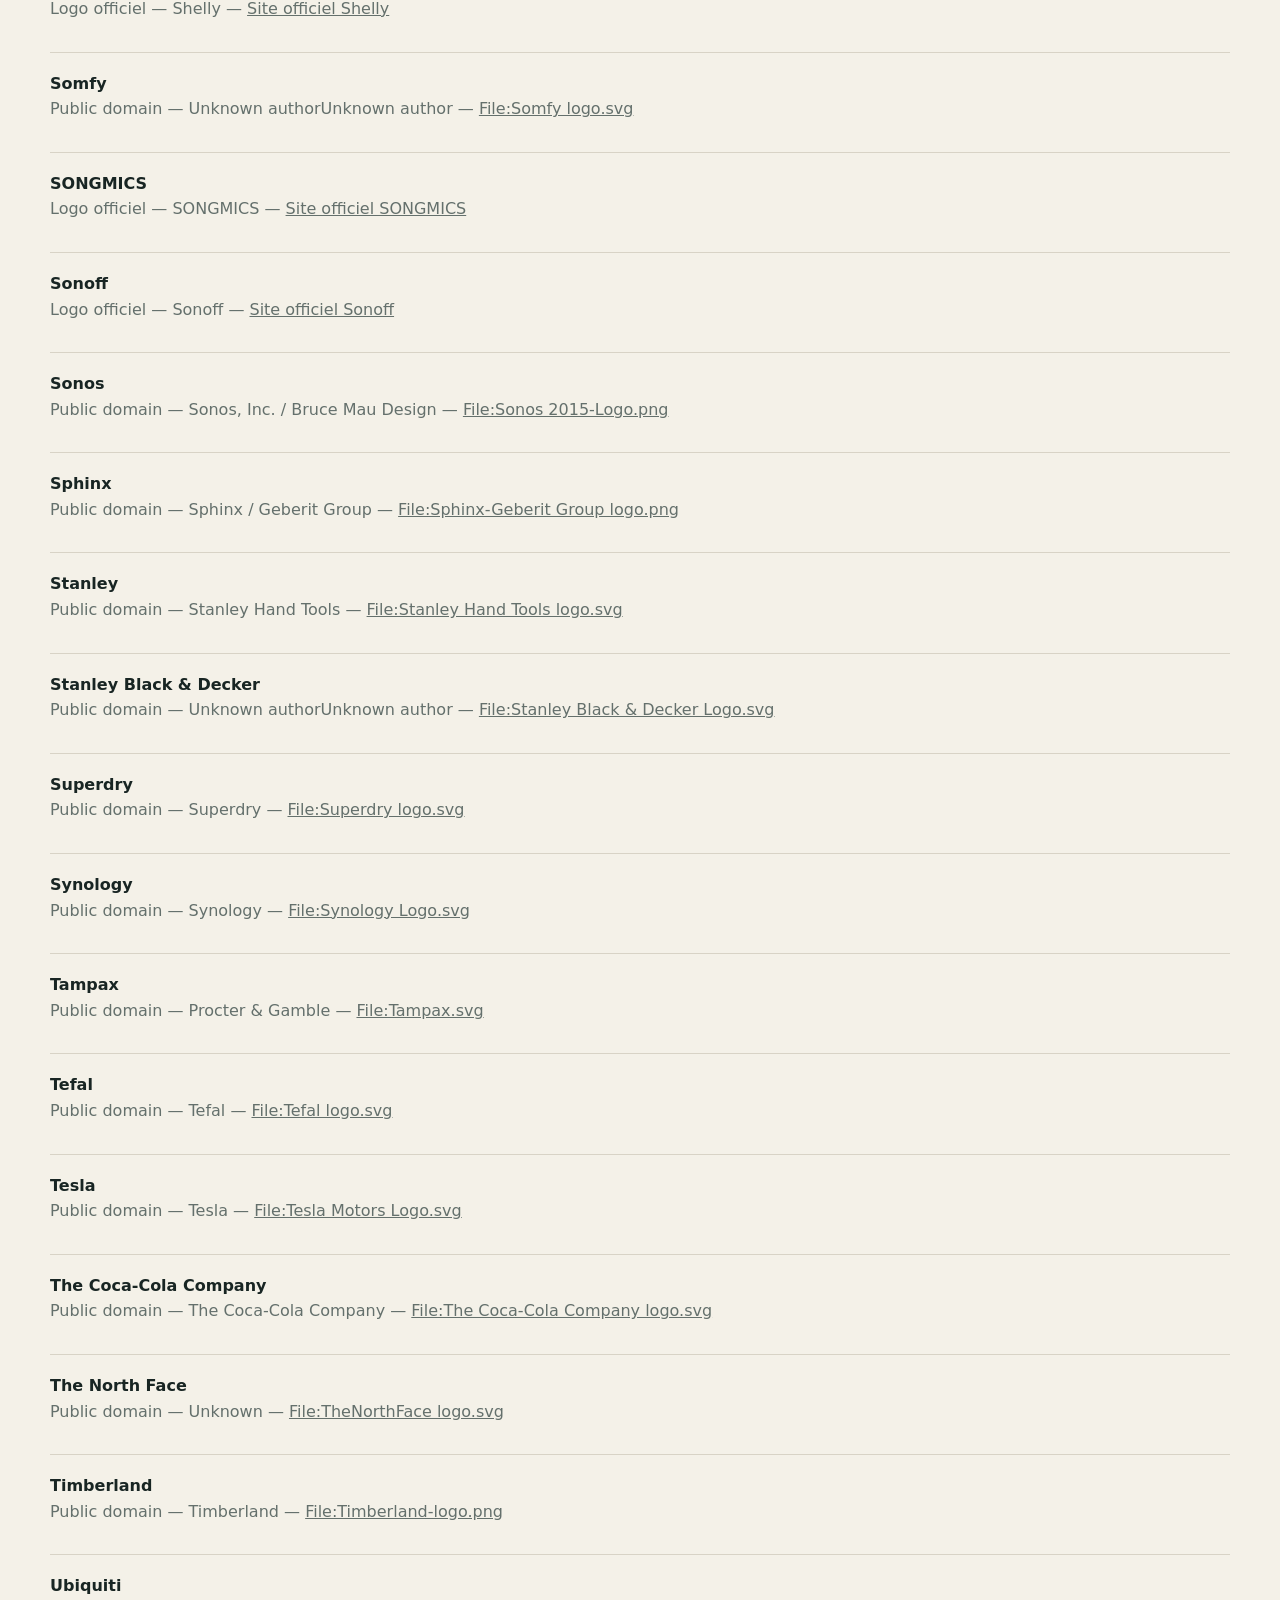
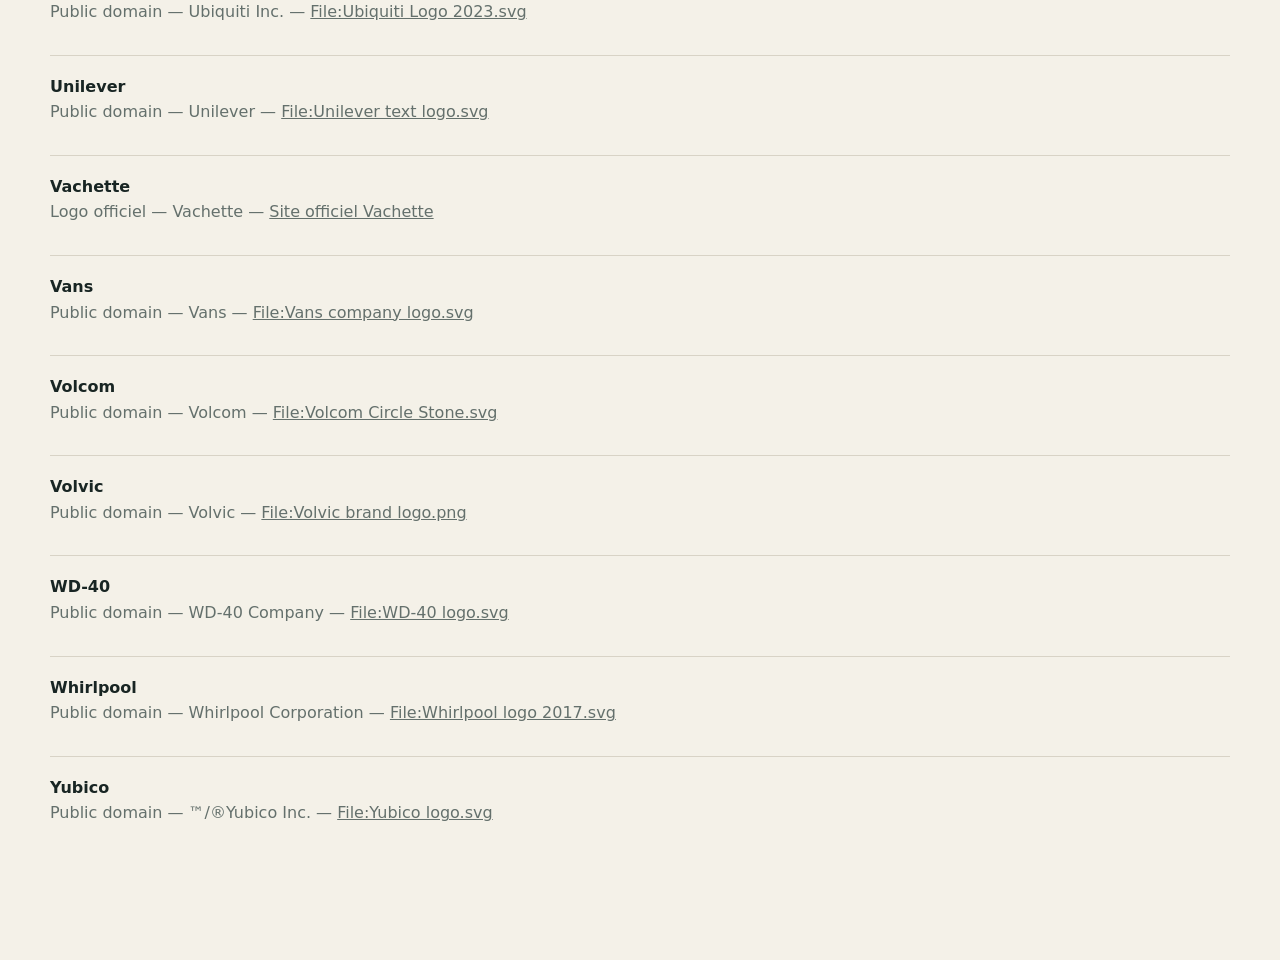
<file: docs/logos.html>
<!doctype html>
<html lang="fr">
  <head>
    <meta charset="utf-8" />
    <meta name="viewport" content="width=device-width, initial-scale=1" />
    <title>Crédits des logos — Cette marque ?</title>
    <link rel="stylesheet" href="styles.css" />
    <style>
      .credits { padding: 70px 0 100px; }
      .credits h1 { white-space: normal; font-size: clamp(2.8rem, 7vw, 5.5rem); }
      .credits-list { display: grid; gap: 12px; margin-top: 48px; padding: 0; list-style: none; }
      .credits-list li { padding: 18px 0; border-top: 1px solid var(--line); line-height: 1.6; }
      .credits-list strong { display: block; }
      .credits-list span { color: var(--muted); }
    </style>
  </head>
  <body>
    <header class="site-header"><a class="wordmark" href="./">← Cette marque ?</a></header>
    <main class="credits">
      <p class="eyebrow">Sources des logos</p>
      <h1>Crédits des logos</h1>
      <p class="intro">Les logos proviennent de Wikimedia Commons ou du site officiel de la marque. Chaque fichier est conservé localement avec sa source et sa licence.</p>
      <ul class="credits-list" id="credits"></ul>
    </main>
    <script>
      fetch("assets/logos/logos.json").then((response) => response.json()).then((logos) => {
        const list = document.querySelector("#credits");
        Object.entries(logos).sort(([a], [b]) => a.localeCompare(b, "fr")).forEach(([brand, logo]) => {
          const item = document.createElement("li");
          const title = document.createElement("strong");
          const details = document.createElement("span");
          const source = document.createElement("a");
          title.textContent = brand;
          details.textContent = `${logo.license}${logo.artist ? ` — ${logo.artist}` : ""} — `;
          source.href = logo.source;
          source.target = "_blank";
          source.rel = "noreferrer";
          source.textContent = logo.title || logo.commons_title;
          details.append(source);
          item.append(title, details);
          list.append(item);
        });
      });
    </script>
  </body>
</html>
</file>
<file: styles.css>
:root {
  --paper: #f4f1e8;
  --paper-deep: #ebe6d9;
  --ink: #182523;
  --muted: #64706c;
  --line: #d8d3c6;
  --accent: #ef6a3a;
  --accent-soft: #f9d9c9;
  --card: rgba(255, 255, 255, 0.58);
  --radius: 22px;
  --shadow: 0 18px 50px rgba(29, 40, 37, 0.08);
}

* { box-sizing: border-box; }

html { scroll-behavior: smooth; }

body {
  margin: 0;
  color: var(--ink);
  background:
    radial-gradient(circle at 86% 4%, rgba(239, 106, 58, 0.13), transparent 27rem),
    var(--paper);
  font-family: Inter, ui-sans-serif, system-ui, -apple-system, BlinkMacSystemFont, "Segoe UI", sans-serif;
  -webkit-font-smoothing: antialiased;
}

a { color: inherit; }
button, input { font: inherit; }

.sr-only {
  position: absolute;
  width: 1px;
  height: 1px;
  padding: 0;
  margin: -1px;
  overflow: hidden;
  clip: rect(0, 0, 0, 0);
  white-space: nowrap;
  border: 0;
}

.site-header,
main,
footer {
  width: min(1180px, calc(100% - 40px));
  margin-inline: auto;
}

.site-header {
  display: flex;
  align-items: center;
  justify-content: space-between;
  min-height: 92px;
  border-bottom: 1px solid var(--line);
}

.wordmark {
  display: inline-flex;
  align-items: center;
  gap: 11px;
  text-decoration: none;
  font-weight: 760;
  line-height: 0.88;
  letter-spacing: -0.04em;
}

.wordmark small {
  display: block;
  margin-top: 5px;
  color: var(--muted);
  font-size: 0.64rem;
  font-weight: 650;
  letter-spacing: 0.04em;
}

.wordmark-mark {
  display: grid;
  place-items: center;
  width: 41px;
  height: 41px;
  border-radius: 13px;
  color: #fff;
  background: var(--ink);
  font-size: 1.3rem;
}

.source-link {
  display: flex;
  align-items: center;
  gap: 8px;
  color: var(--muted);
  text-decoration: none;
  font-size: 0.86rem;
  font-weight: 650;
}

.source-link:hover { color: var(--ink); }

.hero {
  display: grid;
  justify-items: start;
  padding: clamp(74px, 11vw, 132px) 0 clamp(78px, 10vw, 120px);
}

.eyebrow {
  margin: 0 0 18px;
  color: var(--accent);
  font-size: 0.72rem;
  font-weight: 800;
  letter-spacing: 0.16em;
  text-transform: uppercase;
}

h1 {
  max-width: 820px;
  margin: 0;
  font-family: Georgia, "Times New Roman", serif;
  font-size: clamp(4rem, 10vw, 8.1rem);
  font-weight: 400;
  line-height: 0.82;
  letter-spacing: -0.075em;
}

h1 em { color: var(--accent); font-weight: 400; }

.intro {
  max-width: 580px;
  margin: 42px 0 38px;
  color: var(--muted);
  font-size: clamp(1.05rem, 2vw, 1.28rem);
  line-height: 1.62;
}

.search {
  display: flex;
  align-items: center;
  width: min(720px, 100%);
  min-height: 66px;
  padding: 0 19px;
  border: 1px solid var(--ink);
  border-radius: 18px;
  background: rgba(255, 255, 255, 0.48);
  box-shadow: 6px 6px 0 var(--ink);
  transition: transform 160ms ease, box-shadow 160ms ease, background 160ms ease;
}

.search:focus-within {
  transform: translate(3px, 3px);
  background: #fff;
  box-shadow: 3px 3px 0 var(--ink);
}

.search svg {
  width: 22px;
  fill: none;
  stroke: currentColor;
  stroke-linecap: round;
  stroke-width: 1.7;
}

.search input {
  flex: 1;
  min-width: 0;
  padding: 18px 16px;
  border: 0;
  outline: 0;
  color: var(--ink);
  background: transparent;
  font-size: 1rem;
}

.search input::placeholder { color: #8b928f; }

kbd {
  padding: 4px 8px;
  border: 1px solid var(--line);
  border-radius: 7px;
  color: var(--muted);
  background: var(--paper);
  font-size: 0.75rem;
  box-shadow: 0 2px 0 var(--line);
}

.summary {
  display: flex;
  align-items: baseline;
  gap: 8px;
  margin-top: 30px;
  color: var(--muted);
  font-size: 0.8rem;
}

.summary strong { color: var(--ink); font-size: 1rem; }
.summary i { width: 3px; height: 3px; margin: 0 5px; border-radius: 50%; background: var(--accent); }

.catalog {
  padding: clamp(58px, 8vw, 92px) 0 110px;
  border-top: 1px solid var(--line);
}

.catalog-heading {
  display: flex;
  align-items: end;
  justify-content: space-between;
  gap: 24px;
}

.catalog-heading .eyebrow { margin-bottom: 10px; }
h2 { margin: 0; font-family: Georgia, serif; font-size: clamp(2.4rem, 5vw, 4.3rem); font-weight: 400; letter-spacing: -0.055em; }
#result-count { margin: 0 0 8px; color: var(--muted); font-size: 0.85rem; }

.filters {
  display: flex;
  gap: 8px;
  margin: 36px 0 30px;
  padding-bottom: 8px;
  overflow-x: auto;
  scrollbar-width: thin;
}

.filter-button {
  flex: 0 0 auto;
  padding: 10px 14px;
  border: 1px solid var(--line);
  border-radius: 999px;
  color: var(--muted);
  background: transparent;
  cursor: pointer;
  font-size: 0.78rem;
  font-weight: 700;
  transition: 150ms ease;
}

.filter-button:hover { border-color: var(--ink); color: var(--ink); }
.filter-button[aria-pressed="true"] { border-color: var(--ink); color: var(--paper); background: var(--ink); }

.brand-grid {
  display: grid;
  grid-template-columns: repeat(3, minmax(0, 1fr));
  gap: 15px;
}

.brand-card {
  display: flex;
  min-height: 315px;
  flex-direction: column;
  padding: 25px;
  border: 1px solid var(--line);
  border-radius: var(--radius);
  background: var(--card);
  transition: transform 180ms ease, border-color 180ms ease, box-shadow 180ms ease;
}

.brand-card:hover {
  transform: translateY(-4px);
  border-color: #b8b1a1;
  box-shadow: var(--shadow);
}

.card-topline { display: flex; justify-content: space-between; gap: 12px; color: var(--muted); font-size: 0.72rem; }
.country { font-weight: 750; }
.checked { font-variant-numeric: tabular-nums; }
.brand-card h3 { margin: 29px 0 26px; font-family: Georgia, serif; font-size: 2rem; font-weight: 400; line-height: 1.05; letter-spacing: -0.045em; }
.brand-card dl { display: grid; gap: 16px; margin: 0 0 25px; }
.brand-card dl div { display: grid; grid-template-columns: 82px 1fr; gap: 10px; }
.brand-card dt { color: var(--muted); font-size: 0.7rem; font-weight: 800; letter-spacing: 0.08em; text-transform: uppercase; }
.brand-card dd { margin: 0; font-size: 0.83rem; line-height: 1.45; }
.brand-link { display: flex; align-items: center; justify-content: space-between; margin-top: auto; padding-top: 16px; border-top: 1px solid var(--line); color: var(--ink); text-decoration: none; font-size: 0.8rem; font-weight: 750; }
.brand-link span { color: var(--accent); font-size: 1rem; }

.empty-state { padding: 85px 20px; text-align: center; }
.empty-state > span { color: var(--accent); font-size: 3rem; }
.empty-state h3 { margin: 12px 0 8px; font-family: Georgia, serif; font-size: 2rem; font-weight: 400; }
.empty-state p { color: var(--muted); }
.empty-state button { margin-top: 12px; padding: 11px 16px; border: 1px solid var(--ink); border-radius: 999px; color: #fff; background: var(--ink); cursor: pointer; }

footer {
  display: flex;
  justify-content: space-between;
  gap: 20px;
  padding: 34px 0 45px;
  border-top: 1px solid var(--line);
  color: var(--muted);
  font-size: 0.82rem;
}

footer p { margin: 0; }
footer a { color: var(--ink); font-weight: 700; text-decoration: none; }

@media (max-width: 880px) {
  .brand-grid { grid-template-columns: repeat(2, minmax(0, 1fr)); }
}

@media (max-width: 580px) {
  .site-header, main, footer { width: min(100% - 28px, 1180px); }
  .site-header { min-height: 76px; }
  .source-link { font-size: 0; }
  .source-link span { font-size: 1.1rem; }
  .hero { padding-top: 62px; }
  h1 { font-size: clamp(3.55rem, 19vw, 5.3rem); }
  .intro { margin-top: 32px; }
  .search { min-height: 59px; box-shadow: 4px 4px 0 var(--ink); }
  kbd { display: none; }
  .summary { flex-wrap: wrap; }
  .catalog-heading { align-items: start; flex-direction: column; }
  .brand-grid { grid-template-columns: 1fr; }
  .brand-card { min-height: 290px; }
  footer { flex-direction: column; }
}

@media (prefers-reduced-motion: reduce) {
  *, *::before, *::after { scroll-behavior: auto !important; transition: none !important; }
}
</file>
<file: docs/styles.css>
:root {
  --paper: #f4f1e8;
  --paper-deep: #ebe6d9;
  --ink: #182523;
  --muted: #64706c;
  --line: #d8d3c6;
  --accent: #ef6a3a;
  --accent-soft: #f9d9c9;
  --card: rgba(255, 255, 255, 0.58);
  --radius: 22px;
  --shadow: 0 18px 50px rgba(29, 40, 37, 0.08);
}

* { box-sizing: border-box; }

html { scroll-behavior: smooth; }

body {
  margin: 0;
  color: var(--ink);
  background:
    radial-gradient(circle at 86% 4%, rgba(239, 106, 58, 0.13), transparent 27rem),
    var(--paper);
  font-family: Inter, ui-sans-serif, system-ui, -apple-system, BlinkMacSystemFont, "Segoe UI", sans-serif;
  -webkit-font-smoothing: antialiased;
}

a { color: inherit; }
button, input { font: inherit; }

.sr-only {
  position: absolute;
  width: 1px;
  height: 1px;
  padding: 0;
  margin: -1px;
  overflow: hidden;
  clip: rect(0, 0, 0, 0);
  white-space: nowrap;
  border: 0;
}

.site-header,
main,
footer {
  width: min(1180px, calc(100% - 40px));
  margin-inline: auto;
}

.site-header {
  display: flex;
  align-items: center;
  justify-content: space-between;
  min-height: 92px;
  border-bottom: 1px solid var(--line);
}

.wordmark {
  display: inline-flex;
  align-items: center;
  gap: 11px;
  text-decoration: none;
  font-weight: 760;
  line-height: 0.88;
  letter-spacing: -0.04em;
}

.wordmark small {
  display: block;
  margin-top: 5px;
  color: var(--muted);
  font-size: 0.64rem;
  font-weight: 650;
  letter-spacing: 0.04em;
}

.wordmark-mark {
  display: grid;
  place-items: center;
  width: 41px;
  height: 41px;
  border-radius: 13px;
  color: #fff;
  background: var(--ink);
  font-size: 1.3rem;
}

.source-link {
  display: flex;
  align-items: center;
  gap: 8px;
  color: var(--muted);
  text-decoration: none;
  font-size: 0.86rem;
  font-weight: 650;
}

.source-link:hover { color: var(--ink); }

.hero {
  display: grid;
  justify-items: start;
  padding: clamp(74px, 11vw, 132px) 0 clamp(36px, 5vw, 58px);
}

.eyebrow {
  margin: 0 0 18px;
  color: var(--accent);
  font-size: 0.72rem;
  font-weight: 800;
  letter-spacing: 0.16em;
  text-transform: uppercase;
}

.eyebrow a {
  color: inherit;
  text-decoration-thickness: 1px;
  text-underline-offset: 3px;
}

h1 {
  margin: 0;
  font-family: Georgia, "Times New Roman", serif;
  font-size: clamp(3.2rem, 7.2vw, 6.4rem);
  font-weight: 400;
  line-height: 0.92;
  letter-spacing: -0.075em;
  white-space: nowrap;
}

h1 em { color: var(--accent); font-weight: 400; }

.intro {
  max-width: none;
  margin: 42px 0 38px;
  color: var(--muted);
  font-size: clamp(1.05rem, 2vw, 1.28rem);
  line-height: 1.62;
}

.search {
  display: flex;
  align-items: center;
  width: min(720px, 100%);
  min-height: 66px;
  padding: 0 19px;
  border: 1px solid var(--ink);
  border-radius: 18px;
  background: rgba(255, 255, 255, 0.48);
  box-shadow: 6px 6px 0 var(--ink);
  transition: transform 160ms ease, box-shadow 160ms ease, background 160ms ease;
}

.search:focus-within {
  transform: translate(3px, 3px);
  background: #fff;
  box-shadow: 3px 3px 0 var(--ink);
}

.search svg {
  width: 22px;
  fill: none;
  stroke: currentColor;
  stroke-linecap: round;
  stroke-width: 1.7;
}

.search input {
  flex: 1;
  min-width: 0;
  padding: 18px 16px;
  border: 0;
  outline: 0;
  color: var(--ink);
  background: transparent;
  font-size: 1rem;
}

.search input::placeholder { color: #8b928f; }

kbd {
  padding: 4px 8px;
  border: 1px solid var(--line);
  border-radius: 7px;
  color: var(--muted);
  background: var(--paper);
  font-size: 0.75rem;
  box-shadow: 0 2px 0 var(--line);
}

.summary {
  display: flex;
  align-items: baseline;
  gap: 8px;
  margin-top: 30px;
  color: var(--muted);
  font-size: 0.8rem;
}

.summary strong { color: var(--ink); font-size: 1rem; }
.catalog {
  padding: 0 0 110px;
}

.filters {
  display: flex;
  gap: 8px;
  margin: 0 0 30px;
  padding-bottom: 8px;
  overflow-x: auto;
  scrollbar-width: thin;
}

.filter-button {
  flex: 0 0 auto;
  padding: 10px 14px;
  border: 1px solid var(--line);
  border-radius: 999px;
  color: var(--muted);
  background: transparent;
  cursor: pointer;
  font-size: 0.78rem;
  font-weight: 700;
  transition: 150ms ease;
}

.filter-button:hover { border-color: var(--ink); color: var(--ink); }
.filter-button[aria-pressed="true"] { border-color: var(--ink); color: var(--paper); background: var(--ink); }

.brand-grid {
  display: grid;
  grid-template-columns: repeat(3, minmax(0, 1fr));
  gap: 15px;
}

.brand-card {
  display: flex;
  min-height: 315px;
  flex-direction: column;
  padding: 25px;
  border: 1px solid var(--line);
  border-radius: var(--radius);
  background: var(--card);
  transition: transform 180ms ease, border-color 180ms ease, box-shadow 180ms ease;
}

.brand-card:hover {
  transform: translateY(-4px);
  border-color: #b8b1a1;
  box-shadow: var(--shadow);
}

.card-topline { display: flex; justify-content: flex-end; color: var(--muted); font-size: 0.72rem; }
.checked { font-variant-numeric: tabular-nums; }
.brand-logo {
  display: flex;
  align-items: center;
  width: fit-content;
  height: 52px;
  max-width: 170px;
  margin-top: 25px;
  padding: 8px 11px;
  border-radius: 10px;
  background: var(--paper-deep);
}
.brand-logo[hidden] { display: none; }
.brand-logo img { display: block; width: auto; height: 36px; max-width: 148px; object-fit: contain; }
.brand-card h3 { margin: 25px 0 26px; font-family: Georgia, serif; font-size: 2rem; font-weight: 400; line-height: 1.05; letter-spacing: -0.045em; }
.brand-logo[hidden] + h3 { margin-top: 29px; }
.brand-card dl { display: grid; gap: 16px; margin: 0 0 25px; }
.brand-card dl div { display: grid; grid-template-columns: 94px minmax(0, 1fr); align-items: baseline; gap: 10px; }
.brand-card dl .owned-brands[hidden] { display: none; }
.brand-card dt { color: var(--muted); font-size: 0.7rem; font-weight: 800; line-height: 1.45; letter-spacing: 0.08em; text-transform: uppercase; }
.brand-card dd { margin: 0; font-size: 0.83rem; line-height: 1.45; }
.brand-card dd a { color: inherit; font-weight: 700; text-decoration-color: var(--accent); text-decoration-thickness: 1px; text-underline-offset: 3px; }
.brand-card dd a:hover { color: var(--accent); }
.brand-link { display: flex; align-items: center; justify-content: space-between; margin-top: auto; padding-top: 16px; border-top: 1px solid var(--line); color: var(--ink); text-decoration: none; font-size: 0.8rem; font-weight: 750; }
.brand-link span { color: var(--accent); font-size: 1rem; }

.empty-state { padding: 85px 20px; text-align: center; }
.empty-state > span { color: var(--accent); font-size: 3rem; }
.empty-state h3 { margin: 12px 0 8px; font-family: Georgia, serif; font-size: 2rem; font-weight: 400; }
.empty-state p { color: var(--muted); }
.empty-state button { margin-top: 12px; padding: 11px 16px; border: 1px solid var(--ink); border-radius: 999px; color: #fff; background: var(--ink); cursor: pointer; }

footer {
  display: flex;
  justify-content: space-between;
  gap: 20px;
  padding: 34px 0 45px;
  border-top: 1px solid var(--line);
  color: var(--muted);
  font-size: 0.82rem;
}

footer p { margin: 0; }
footer a { color: var(--ink); font-weight: 700; text-decoration: none; }

@media (max-width: 880px) {
  .brand-grid { grid-template-columns: repeat(2, minmax(0, 1fr)); }
}

@media (max-width: 580px) {
  .site-header, main, footer { width: min(100% - 28px, 1180px); }
  .site-header { min-height: 76px; }
  .source-link { font-size: 0; }
  .source-link span { font-size: 1.1rem; }
  .hero { padding-top: 62px; }
  h1 { font-size: clamp(1.95rem, 9vw, 3.2rem); }
  .intro { margin-top: 32px; }
  .search { min-height: 59px; box-shadow: 4px 4px 0 var(--ink); }
  kbd { display: none; }
  .summary { flex-wrap: wrap; }
  .brand-grid { grid-template-columns: 1fr; }
  .brand-card { min-height: 290px; }
  footer { flex-direction: column; }
}

@media (prefers-reduced-motion: reduce) {
  *, *::before, *::after { scroll-behavior: auto !important; transition: none !important; }
}
</file>
